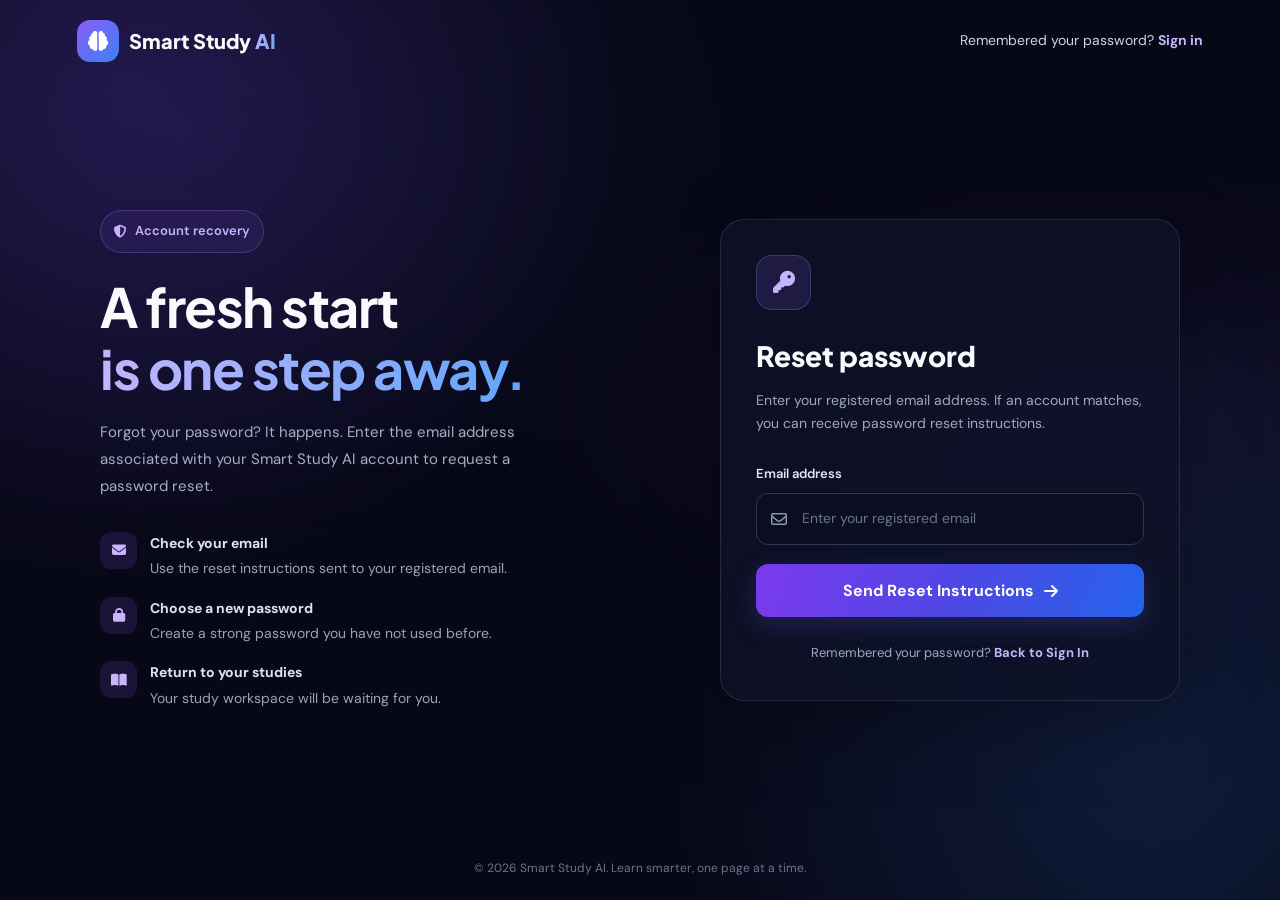
<file: frontend/forgotpassword.html>
<!DOCTYPE html>
<html lang="en">
<head>
  <meta charset="UTF-8">
  <meta name="viewport" content="width=device-width, initial-scale=1.0">
  <meta name="description" content="Reset your Smart Study AI account password.">

  <title>Forgot Password | Smart Study AI</title>

  <link rel="preconnect" href="https://fonts.googleapis.com">
  <link rel="preconnect" href="https://fonts.gstatic.com" crossorigin>
  <link href="https://fonts.googleapis.com/css2?family=DM+Sans:wght@400;500;600;700&family=Plus+Jakarta+Sans:wght@400;500;600;700;800&display=swap" rel="stylesheet">

  <link rel="stylesheet" href="https://cdnjs.cloudflare.com/ajax/libs/font-awesome/6.7.2/css/all.min.css">
  <link rel="stylesheet" href="assets/css/style.css">

  <style>
    * { box-sizing: border-box; }

    body {
      min-height: 100vh;
      margin: 0;
      display: flex;
      flex-direction: column;
      font-family: "DM Sans", sans-serif;
      color: #f8fafc;
      background:
        radial-gradient(circle at 10% 10%, rgba(124,58,237,.18), transparent 35%),
        radial-gradient(circle at 90% 85%, rgba(59,130,246,.16), transparent 35%),
        #070816;
    }

    a { color: inherit; text-decoration: none; }
    button, input { font: inherit; }

    .login-navbar {
      padding: 20px 6%;
      display: flex;
      justify-content: space-between;
      align-items: center;
      gap: 15px;
    }

    .login-logo {
      display: inline-flex;
      align-items: center;
      gap: 10px;
      font-family: "Plus Jakarta Sans", sans-serif;
      font-size: 20px;
      font-weight: 800;
    }

    .login-logo-icon {
      width: 42px;
      height: 42px;
      display: grid;
      place-items: center;
      border-radius: 13px;
      color: white;
      background: linear-gradient(135deg,#8b5cf6,#3b82f6);
    }

    .login-gradient {
      color: #b8a4ff;
      background: linear-gradient(100deg,#c4b5fd,#60a5fa);
      -webkit-background-clip: text;
      background-clip: text;
      -webkit-text-fill-color: transparent;
    }

    .login-nav-link {
      color: #cbd5e1;
      font-size: 14px;
    }

    .login-nav-link strong,
    .login-links a { color: #c4b5fd; }

    .forgot-wrapper {
      width: min(1080px, 90%);
      flex: 1;
      margin: auto;
      padding: 35px 0 55px;
      display: grid;
      grid-template-columns: 1fr 460px;
      align-items: center;
      gap: 70px;
    }

    .forgot-intro {
      animation: fadeUp .7s ease both;
    }

    .forgot-badge {
      display: inline-flex;
      align-items: center;
      gap: 8px;
      padding: 9px 13px;
      margin-bottom: 22px;
      border: 1px solid rgba(167,139,250,.25);
      border-radius: 999px;
      color: #c4b5fd;
      background: rgba(139,92,246,.1);
      font-size: 13px;
      font-weight: 600;
    }

    .forgot-intro h1 {
      margin: 0 0 20px;
      font-family: "Plus Jakarta Sans", sans-serif;
      font-size: clamp(35px,4.5vw,54px);
      line-height: 1.15;
      letter-spacing: -1.5px;
    }

    .forgot-intro > p {
      max-width: 450px;
      color: #a6afc4;
      font-size: 15px;
      line-height: 1.8;
    }

    .forgot-benefits {
      display: grid;
      gap: 17px;
      margin-top: 32px;
    }

    .forgot-benefit {
      display: flex;
      align-items: flex-start;
      gap: 13px;
      color: #dbe4f5;
      font-size: 14px;
      line-height: 1.6;
    }

    .forgot-benefit-icon {
      width: 37px;
      height: 37px;
      flex-shrink: 0;
      display: grid;
      place-items: center;
      border-radius: 11px;
      color: #c4b5fd;
      background: rgba(139,92,246,.14);
    }

    .forgot-benefit strong {
      display: block;
      margin-bottom: 3px;
    }

    .forgot-benefit span { color: #98a4bb; }

    .forgot-card {
      width: 100%;
      padding: 35px;
      border: 1px solid rgba(148,163,184,.18);
      border-radius: 24px;
      background: rgba(15,18,39,.86);
      box-shadow: 0 24px 80px rgba(0,0,0,.28);
      backdrop-filter: blur(20px);
      animation: fadeUp .7s .12s ease both;
    }

    .forgot-card-icon {
      width: 55px;
      height: 55px;
      display: grid;
      place-items: center;
      margin-bottom: 22px;
      border: 1px solid rgba(167,139,250,.25);
      border-radius: 16px;
      color: #c4b5fd;
      background: rgba(139,92,246,.14);
      font-size: 22px;
    }

    .forgot-card-header { margin-bottom: 27px; }

    .forgot-card-header h2 {
      margin: 0 0 9px;
      font-family: "Plus Jakarta Sans", sans-serif;
      font-size: 28px;
      font-weight: 800;
    }

    .forgot-card-header p {
      margin: 0;
      color: #9ca9bf;
      font-size: 14px;
      line-height: 1.7;
    }

    .forgot-form { display: grid; gap: 19px; }

    .forgot-field { display: grid; gap: 8px; }

    .forgot-field label {
      color: #e2e8f0;
      font-size: 13px;
      font-weight: 600;
    }

    .forgot-input-wrap { position: relative; }

    .forgot-input-wrap > i {
      position: absolute;
      top: 50%;
      left: 15px;
      transform: translateY(-50%);
      color: #8b96ad;
      pointer-events: none;
    }

    .forgot-input {
      width: 100%;
      min-height: 50px;
      padding: 13px 15px 13px 45px;
      border: 1px solid #30364d;
      border-radius: 12px;
      outline: none;
      color: #f8fafc;
      background: #0b0e20;
      font-size: 14px;
      transition: border-color .2s, box-shadow .2s;
    }

    .forgot-input::placeholder { color: #69758c; }

    .forgot-input:focus {
      border-color: #8b5cf6;
      box-shadow: 0 0 0 3px rgba(139,92,246,.13);
    }

    .forgot-submit {
      width: 100%;
      min-height: 50px;
      display: flex;
      justify-content: center;
      align-items: center;
      gap: 10px;
      padding: 13px 18px;
      border: 0;
      border-radius: 12px;
      color: white;
      background: linear-gradient(110deg,#7c3aed,#4f46e5,#2563eb);
      box-shadow: 0 8px 25px rgba(99,102,241,.22);
      font-weight: 700;
      cursor: pointer;
      transition: transform .2s, box-shadow .2s;
    }

    .forgot-submit:hover {
      transform: translateY(-2px);
      box-shadow: 0 12px 30px rgba(99,102,241,.32);
    }

    .forgot-submit:disabled {
      opacity: .65;
      cursor: not-allowed;
      transform: none;
    }

    .forgot-message {
      display: none;
      padding: 12px 14px;
      border-radius: 10px;
      font-size: 13px;
      line-height: 1.6;
    }

    .forgot-message.error {
      display: block;
      color: #fecaca;
      border: 1px solid rgba(248,113,113,.25);
      background: rgba(239,68,68,.1);
    }

    .forgot-message.success {
      display: block;
      color: #bbf7d0;
      border: 1px solid rgba(74,222,128,.25);
      background: rgba(34,197,94,.1);
    }

    .forgot-links {
      margin: 24px 0 0;
      color: #9ca9bf;
      font-size: 13px;
      text-align: center;
      line-height: 1.8;
    }

    .forgot-links a {
      color: #c4b5fd;
      font-weight: 700;
    }

    .forgot-links a:hover { color: #93c5fd; }

    .login-footer {
      padding: 0 20px 22px;
      color: #69758c;
      font-size: 12px;
      text-align: center;
    }

    @keyframes fadeUp {
      from { opacity: 0; transform: translateY(18px); }
      to { opacity: 1; transform: translateY(0); }
    }

    @media (max-width: 900px) {
      .forgot-wrapper {
        grid-template-columns: 1fr;
        max-width: 530px;
        gap: 35px;
      }

      .forgot-intro { text-align: center; }

      .forgot-intro > p {
        margin-left: auto;
        margin-right: auto;
      }

      .forgot-benefits {
        max-width: 420px;
        margin: 28px auto 0;
        text-align: left;
      }
    }

    @media (max-width: 520px) {
      .login-navbar { padding: 16px 5%; }

      .login-logo {
        gap: 8px;
        font-size: 16px;
      }

      .login-logo-icon {
        width: 37px;
        height: 37px;
      }

      .login-nav-link { font-size: 12px; }

      .forgot-wrapper {
        width: 92%;
        padding-top: 24px;
        gap: 28px;
      }

      .forgot-intro h1 {
        font-size: 35px;
        letter-spacing: -1px;
      }

      .forgot-intro > p { font-size: 14px; }

      .forgot-card {
        padding: 24px 19px;
        border-radius: 18px;
      }

      .forgot-card-header h2 { font-size: 24px; }

      .forgot-benefit { font-size: 13px; }
    }

    @media (prefers-reduced-motion: reduce) {
      *, *::before, *::after {
        animation-duration: .01ms !important;
        animation-iteration-count: 1 !important;
        transition-duration: .01ms !important;
        scroll-behavior: auto !important;
      }
    }
  </style>
</head>

<body>
  <header class="login-navbar">
    <a href="index.html" class="login-logo" aria-label="Smart Study AI home">
      <span class="login-logo-icon">
        <i class="fa-solid fa-brain" aria-hidden="true"></i>
      </span>
      <span>Smart Study <span class="login-gradient">AI</span></span>
    </a>

    <a href="index.html" class="login-nav-link">
      Remembered your password? <strong>Sign in</strong>
    </a>
  </header>

  <main class="forgot-wrapper">
    <section class="forgot-intro">
      <div class="forgot-badge">
        <i class="fa-solid fa-shield-halved" aria-hidden="true"></i>
        Account recovery
      </div>

      <h1>
        A fresh start<br>
        <span class="login-gradient">is one step away.</span>
      </h1>

      <p>
        Forgot your password? It happens. Enter the email address
        associated with your Smart Study AI account to request a
        password reset.
      </p>

      <div class="forgot-benefits">
        <div class="forgot-benefit">
          <div class="forgot-benefit-icon">
            <i class="fa-solid fa-envelope" aria-hidden="true"></i>
          </div>
          <div>
            <strong>Check your email</strong>
            <span>Use the reset instructions sent to your registered email.</span>
          </div>
        </div>

        <div class="forgot-benefit">
          <div class="forgot-benefit-icon">
            <i class="fa-solid fa-lock" aria-hidden="true"></i>
          </div>
          <div>
            <strong>Choose a new password</strong>
            <span>Create a strong password you have not used before.</span>
          </div>
        </div>

        <div class="forgot-benefit">
          <div class="forgot-benefit-icon">
            <i class="fa-solid fa-book-open" aria-hidden="true"></i>
          </div>
          <div>
            <strong>Return to your studies</strong>
            <span>Your study workspace will be waiting for you.</span>
          </div>
        </div>
      </div>
    </section>

    <section class="forgot-card">
      <div class="forgot-card-icon">
        <i class="fa-solid fa-key" aria-hidden="true"></i>
      </div>

      <div class="forgot-card-header">
        <h2>Reset password</h2>
        <p>
          Enter your registered email address. If an account matches,
          you can receive password reset instructions.
        </p>
      </div>

      <form class="forgot-form" id="forgotPasswordForm" novalidate>
        <div class="forgot-field">
          <label for="resetEmail">Email address</label>
          <div class="forgot-input-wrap">
            <i class="fa-regular fa-envelope" aria-hidden="true"></i>
            <input
              class="forgot-input"
              type="email"
              id="resetEmail"
              name="email"
              placeholder="Enter your registered email"
              autocomplete="email"
              maxlength="254"
              required
            >
          </div>
        </div>

        <div
          class="forgot-message"
          id="forgotMessage"
          role="status"
          aria-live="polite"
        ></div>

        <button class="forgot-submit" type="submit" id="forgotSubmit">
          Send Reset Instructions
          <i class="fa-solid fa-arrow-right" aria-hidden="true"></i>
        </button>
      </form>

      <p class="forgot-links">
        Remembered your password?
        <a href="index.html">Back to Sign In</a>
      </p>
    </section>
  </main>

  <footer class="login-footer">
    &copy; <span id="forgotYear"></span> Smart Study AI.
    Learn smarter, one page at a time.
  </footer>

  
  
<script>
  document.getElementById("forgotYear").textContent =
    new Date().getFullYear();

  const forgotForm = document.getElementById("forgotPasswordForm");
  const forgotEmail = document.getElementById("resetEmail");
  const forgotMessage = document.getElementById("forgotMessage");
  const forgotSubmit = document.getElementById("forgotSubmit");

  
  const FORGOT_PASSWORD_API =
    "https://smartstudy-fa86.onrender.com/api/auth/forgot-password/";

  forgotForm.addEventListener("submit", async (event) => {
    event.preventDefault();

    forgotMessage.textContent = "";
    forgotMessage.className = "forgot-message";

    if (!forgotForm.checkValidity()) {
      forgotForm.reportValidity();
      return;
    }

    const email = forgotEmail.value.trim();

    if (!email) {
      forgotMessage.textContent = "Please enter your email address.";
      forgotMessage.className = "forgot-message error";
      return;
    }

    forgotSubmit.disabled = true;
    forgotSubmit.innerHTML =
      'Please wait... <i class="fa-solid fa-spinner fa-spin" aria-hidden="true"></i>';

    try {
      const response = await fetch(FORGOT_PASSWORD_API, {
        method: "POST",
        headers: {
          "Content-Type": "application/json",
          "Accept": "application/json"
        },
        body: JSON.stringify({
          email: email
        })
      });

      let data = {};

      try {
        data = await response.json();
      } catch {
        data = {};
      }

      if (response.ok) {
        forgotMessage.textContent =
          data.message ||
          "If your email is registered with us, you’ll receive a password reset link shortly. Please check your inbox.";

        forgotMessage.className = "forgot-message success";

        forgotForm.reset();
      } else {
        const errorMessage =
          data.email ||
          data.detail ||
          data.message ||
          "Unable to process your request. Please try again.";

        forgotMessage.textContent = Array.isArray(errorMessage)
          ? errorMessage.join(" ")
          : typeof errorMessage === "string"
            ? errorMessage
            : "Unable to process your request. Please try again.";

        forgotMessage.className = "forgot-message error";
      }
    } catch (error) {
      console.error("Forgot password request failed:", error);

      forgotMessage.textContent =
        "Unable to connect to the server. Please make sure the backend is running and try again.";

      forgotMessage.className = "forgot-message error";
    } finally {
      forgotSubmit.disabled = false;
      forgotSubmit.innerHTML =
        'Send Reset Instructions <i class="fa-solid fa-arrow-right" aria-hidden="true"></i>';
    }
  });
</script>
</body>
</html>
</file>
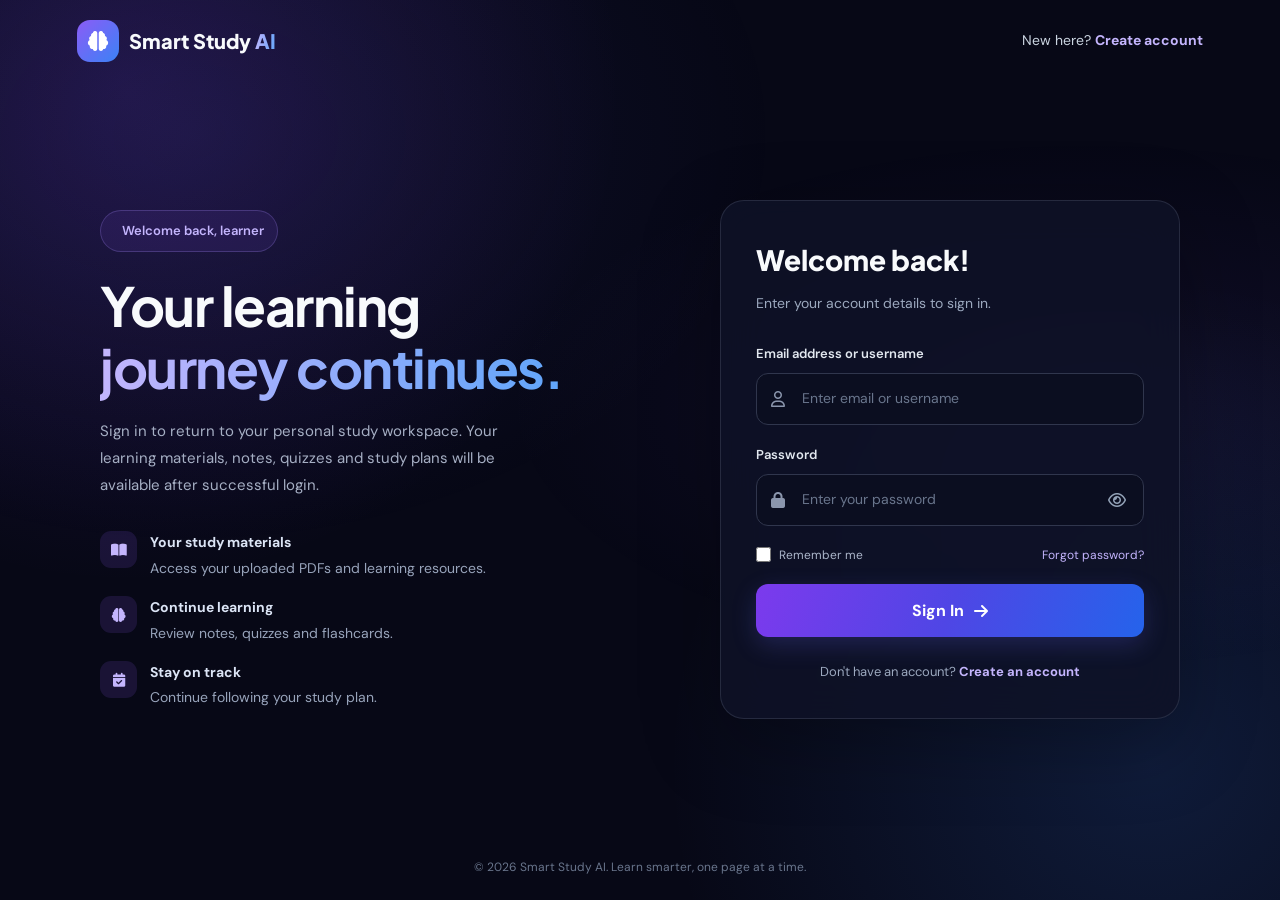
<file: frontend/login.html>
<!DOCTYPE html>
<html lang="en">
<head>
  <meta charset="UTF-8">
  <meta name="viewport" content="width=device-width, initial-scale=1.0">
  <meta name="description" content="Log in to Smart Study AI to access your personal study workspace.">

  <title>Login | Smart Study AI</title>

  <link rel="preconnect" href="https://fonts.googleapis.com">
  <link rel="preconnect" href="https://fonts.gstatic.com" crossorigin>
  <link href="https://fonts.googleapis.com/css2?family=DM+Sans:wght@400;500;600;700&family=Plus+Jakarta+Sans:wght@400;500;600;700;800&display=swap" rel="stylesheet">

  <link rel="stylesheet" href="https://cdnjs.cloudflare.com/ajax/libs/font-awesome/6.7.2/css/all.min.css">
  <link rel="stylesheet" href="assets/css/style.css">

  <style>
    * {
      box-sizing: border-box;
    }

    body {
      min-height: 100vh;
      margin: 0;
      font-family: "DM Sans", sans-serif;
      color: #f8fafc;
      background:
        radial-gradient(circle at 10% 10%, rgba(124, 58, 237, .18), transparent 35%),
        radial-gradient(circle at 90% 85%, rgba(59, 130, 246, .16), transparent 35%),
        #070816;
    }

    a {
      color: inherit;
      text-decoration: none;
    }

    button, input {
      font: inherit;
    }

    .login-navbar {
      padding: 20px 6%;
      display: flex;
      justify-content: space-between;
      align-items: center;
      gap: 15px;
    }

    .login-logo {
      display: inline-flex;
      align-items: center;
      gap: 10px;
      font-family: "Plus Jakarta Sans", sans-serif;
      font-size: 20px;
      font-weight: 800;
    }

    .login-logo-icon {
      width: 42px;
      height: 42px;
      display: grid;
      place-items: center;
      border-radius: 13px;
      color: white;
      background: linear-gradient(135deg, #8b5cf6, #3b82f6);
    }

    .login-gradient {
      color: #b8a4ff;
      background: linear-gradient(100deg, #c4b5fd, #60a5fa);
      -webkit-background-clip: text;
      background-clip: text;
      -webkit-text-fill-color: transparent;
    }

    .login-nav-link {
      color: #cbd5e1;
      font-size: 14px;
    }

    .login-nav-link strong,
    .login-register-link a {
      color: #c4b5fd;
    }

    .login-wrapper {
      min-height: calc(100vh - 125px);
      width: min(1080px, 90%);
      margin: auto;
      padding: 35px 0 55px;
      display: grid;
      grid-template-columns: 1fr 1fr;
      align-items: center;
      gap: 70px;
    }

    .login-intro {
      animation: loginFadeUp .7s ease both;
    }

    .login-badge {
      display: inline-flex;
      align-items: center;
      gap: 8px;
      padding: 9px 13px;
      margin-bottom: 22px;
      border: 1px solid rgba(167, 139, 250, .25);
      border-radius: 999px;
      color: #c4b5fd;
      background: rgba(139, 92, 246, .1);
      font-size: 13px;
      font-weight: 600;
    }

    .login-intro h1 {
      margin: 0 0 20px;
      font-family: "Plus Jakarta Sans", sans-serif;
      font-size: clamp(35px, 4.5vw, 54px);
      line-height: 1.15;
      letter-spacing: -1.5px;
    }

    .login-intro > p {
      max-width: 450px;
      color: #a6afc4;
      font-size: 15px;
      line-height: 1.8;
    }

    .login-benefits {
      display: grid;
      gap: 17px;
      margin-top: 32px;
    }

    .login-benefit {
      display: flex;
      align-items: flex-start;
      gap: 13px;
      color: #dbe4f5;
      font-size: 14px;
      line-height: 1.6;
    }

    .login-benefit-icon {
      width: 37px;
      height: 37px;
      flex-shrink: 0;
      display: grid;
      place-items: center;
      border-radius: 11px;
      color: #c4b5fd;
      background: rgba(139, 92, 246, .14);
    }

    .login-benefit strong {
      display: block;
      margin-bottom: 3px;
    }

    .login-benefit span {
      color: #98a4bb;
    }

    .login-card {
      width: 100%;
      max-width: 460px;
      justify-self: end;
      padding: 35px;
      border: 1px solid rgba(148, 163, 184, .18);
      border-radius: 24px;
      background: rgba(15, 18, 39, .86);
      box-shadow: 0 24px 80px rgba(0, 0, 0, .28);
      backdrop-filter: blur(20px);
      animation: loginFadeUp .7s .12s ease both;
    }

    .login-card-header {
      margin-bottom: 27px;
    }

    .login-card-header h2 {
      margin: 0 0 9px;
      font-family: "Plus Jakarta Sans", sans-serif;
      font-size: 28px;
      font-weight: 800;
    }

    .login-card-header p {
      margin: 0;
      color: #9ca9bf;
      font-size: 14px;
      line-height: 1.7;
    }

    .login-form {
      display: grid;
      gap: 19px;
    }

    .login-field {
      display: grid;
      gap: 8px;
    }

    .login-field label {
      color: #e2e8f0;
      font-size: 13px;
      font-weight: 600;
    }

    .login-input-wrap {
      position: relative;
    }

    .login-input-wrap > i:first-child {
      position: absolute;
      top: 50%;
      left: 15px;
      transform: translateY(-50%);
      color: #8b96ad;
      pointer-events: none;
    }

    .login-input {
      width: 100%;
      min-height: 50px;
      padding: 13px 45px;
      border: 1px solid #30364d;
      border-radius: 12px;
      outline: none;
      color: #f8fafc;
      background: #0b0e20;
      font-size: 14px;
      transition: border-color .2s ease, box-shadow .2s ease;
    }

    .login-input::placeholder {
      color: #69758c;
    }

    .login-input:focus {
      border-color: #8b5cf6;
      box-shadow: 0 0 0 3px rgba(139, 92, 246, .13);
    }

    .login-password-toggle {
      position: absolute;
      top: 50%;
      right: 13px;
      transform: translateY(-50%);
      width: 28px;
      height: 30px;
      display: grid;
      place-items: center;
      padding: 0;
      border: 0;
      color: #94a3b8;
      background: transparent;
      cursor: pointer;
    }

    .login-options {
      display: flex;
      justify-content: space-between;
      align-items: center;
      flex-wrap: wrap;
      gap: 12px;
      font-size: 12px;
    }

    .login-remember {
      display: flex;
      align-items: center;
      gap: 8px;
      color: #aab5c9;
      cursor: pointer;
    }

    .login-remember input {
      width: 15px;
      height: 15px;
      accent-color: #8b5cf6;
    }

    .login-forgot {
      color: #c4b5fd;
    }

    .login-forgot:hover,
    .login-register-link a:hover {
      color: #93c5fd;
    }

    .login-submit {
      width: 100%;
      min-height: 50px;
      display: flex;
      justify-content: center;
      align-items: center;
      gap: 10px;
      padding: 13px 18px;
      border: 0;
      border-radius: 12px;
      color: white;
      background: linear-gradient(110deg, #7c3aed, #4f46e5, #2563eb);
      box-shadow: 0 8px 25px rgba(99, 102, 241, .22);
      font-weight: 700;
      cursor: pointer;
      transition: transform .2s ease, box-shadow .2s ease;
    }

    .login-submit:hover {
      transform: translateY(-2px);
      box-shadow: 0 12px 30px rgba(99, 102, 241, .32);
    }

    .login-submit:disabled {
      opacity: .65;
      cursor: not-allowed;
      transform: none;
    }

    .login-message {
      display: none;
      padding: 12px 14px;
      border-radius: 10px;
      font-size: 13px;
      line-height: 1.6;
    }

    .login-message.error {
      display: block;
      color: #fecaca;
      border: 1px solid rgba(248, 113, 113, .25);
      background: rgba(239, 68, 68, .1);
    }

    .login-message.success {
      display: block;
      color: #bbf7d0;
      border: 1px solid rgba(74, 222, 128, .25);
      background: rgba(34, 197, 94, .1);
    }

    .login-register-link {
      margin: 24px 0 0;
      color: #9ca9bf;
      font-size: 13px;
      text-align: center;
      line-height: 1.7;
    }

    .login-register-link a {
      font-weight: 700;
    }

    .login-footer {
      padding: 0 20px 22px;
      color: #69758c;
      font-size: 12px;
      text-align: center;
    }

    @keyframes loginFadeUp {
      from {
        opacity: 0;
        transform: translateY(18px);
      }
      to {
        opacity: 1;
        transform: translateY(0);
      }
    }

    @media (max-width: 900px) {
      .login-wrapper {
        grid-template-columns: 1fr;
        max-width: 530px;
        gap: 35px;
      }

      .login-intro {
        text-align: center;
      }

      .login-intro > p {
        margin-left: auto;
        margin-right: auto;
      }

      .login-benefits {
        max-width: 420px;
        margin: 28px auto 0;
        text-align: left;
      }

      .login-card {
        justify-self: center;
      }
    }

    @media (max-width: 520px) {
      .login-navbar {
        padding: 16px 5%;
      }

      .login-logo {
        gap: 8px;
        font-size: 16px;
      }

      .login-logo-icon {
        width: 37px;
        height: 37px;
      }

      .login-nav-link {
        font-size: 12px;
      }

      .login-wrapper {
        width: 92%;
        padding-top: 24px;
        gap: 28px;
      }

      .login-intro h1 {
        font-size: 35px;
        letter-spacing: -1px;
      }

      .login-intro > p {
        font-size: 14px;
      }

      .login-card {
        padding: 24px 19px;
        border-radius: 18px;
      }

      .login-card-header h2 {
        font-size: 24px;
      }

      .login-benefit {
        font-size: 13px;
      }
    }

    @media (prefers-reduced-motion: reduce) {
      *,
      *::before,
      *::after {
        animation-duration: .01ms !important;
        animation-iteration-count: 1 !important;
        transition-duration: .01ms !important;
        scroll-behavior: auto !important;
      }
    }
  </style>
</head>

<body>

  <!-- Navbar -->
  <header class="login-navbar">
    <a href="index.html" class="login-logo" aria-label="Smart Study AI home">
      <span class="login-logo-icon">
        <i class="fa-solid fa-brain" aria-hidden="true"></i>
      </span>
      <span>Smart Study <span class="login-gradient">AI</span></span>
    </a>

    <a href="register.html" class="login-nav-link">
      New here? <strong>Create account</strong>
    </a>
  </header>

  <main class="login-wrapper">

    <!-- Introduction -->
    <section class="login-intro">
      <div class="login-badge">
        <i class="fa-solid fa-sparkles" aria-hidden="true"></i>
        Welcome back, learner
      </div>

      <h1>
        Your learning<br>
        <span class="login-gradient">journey continues.</span>
      </h1>

      <p>
        Sign in to return to your personal study workspace.
        Your learning materials, notes, quizzes and study plans
        will be available after successful login.
      </p>

      <div class="login-benefits">

        <div class="login-benefit">
          <div class="login-benefit-icon">
            <i class="fa-solid fa-book-open" aria-hidden="true"></i>
          </div>
          <div>
            <strong>Your study materials</strong>
            <span>Access your uploaded PDFs and learning resources.</span>
          </div>
        </div>

        <div class="login-benefit">
          <div class="login-benefit-icon">
            <i class="fa-solid fa-brain" aria-hidden="true"></i>
          </div>
          <div>
            <strong>Continue learning</strong>
            <span>Review notes, quizzes and flashcards.</span>
          </div>
        </div>

        <div class="login-benefit">
          <div class="login-benefit-icon">
            <i class="fa-solid fa-calendar-check" aria-hidden="true"></i>
          </div>
          <div>
            <strong>Stay on track</strong>
            <span>Continue following your study plan.</span>
          </div>
        </div>

      </div>
    </section>

    <!-- Login form -->
    <section class="login-card">
      <div class="login-card-header">
        <h2>Welcome back!</h2>
        <p>Enter your account details to sign in.</p>
      </div>

      <form class="login-form" id="loginForm" novalidate>

        <div class="login-field">
          <label for="loginEmail">Email address or username</label>
          <div class="login-input-wrap">
            <i class="fa-regular fa-user" aria-hidden="true"></i>
            <input
              class="login-input"
              type="text"
              id="loginEmail"
              name="username"
              placeholder="Enter email or username"
              autocomplete="username"
              required
            >
          </div>
        </div>

        <div class="login-field">
          <label for="loginPassword">Password</label>
          <div class="login-input-wrap">
            <i class="fa-solid fa-lock" aria-hidden="true"></i>
            <input
              class="login-input"
              type="password"
              id="loginPassword"
              name="password"
              placeholder="Enter your password"
              autocomplete="current-password"
              required
            >
            <button
              class="login-password-toggle"
              type="button"
              id="toggleLoginPassword"
              aria-label="Show password"
              aria-pressed="false"
            >
              <i class="fa-regular fa-eye" aria-hidden="true"></i>
            </button>
          </div>
        </div>

        <div class="login-options">
          <label class="login-remember" for="rememberMe">
            <input type="checkbox" id="rememberMe" name="remember_me">
            Remember me
          </label>

          <a class="login-forgot" href="forgotpassword.html">
            Forgot password?
          </a>
        </div>

        <div
          class="login-message"
          id="loginMessage"
          role="status"
          aria-live="polite"
        ></div>

        <button class="login-submit" type="submit" id="loginSubmit">
          Sign In
          <i class="fa-solid fa-arrow-right" aria-hidden="true"></i>
        </button>

      </form>

      <p class="login-register-link">
        Don't have an account?
        <a href="register.html">Create an account</a>
      </p>
    </section>

  </main>

  <footer class="login-footer">
    &copy; <span id="loginYear"></span> Smart Study AI.
    Learn smarter, one page at a time.
  </footer>

  <script>
    // Current year
    document.getElementById("loginYear").textContent =
      new Date().getFullYear();

    // Show / hide password
    const passwordInput = document.getElementById("loginPassword");
    const togglePasswordButton =
      document.getElementById("toggleLoginPassword");

    togglePasswordButton.addEventListener("click", () => {
      const showPassword = passwordInput.type === "password";

      passwordInput.type = showPassword ? "text" : "password";
      togglePasswordButton.setAttribute(
        "aria-pressed",
        String(showPassword)
      );
      togglePasswordButton.setAttribute(
        "aria-label",
        showPassword ? "Hide password" : "Show password"
      );

      const icon = togglePasswordButton.querySelector("i");

      icon.classList.toggle("fa-eye", !showPassword);
      icon.classList.toggle("fa-eye-slash", showPassword);
    });

    // Frontend validation only.
    // Actual authentication will be connected to Django next.
    
const loginForm = document.getElementById("loginForm");
const loginMessage = document.getElementById("loginMessage");
const loginSubmit = document.getElementById("loginSubmit");

const API_BASE_URL = "https://smartstudy-fa86.onrender.com/api";

loginForm.addEventListener("submit", async (event) => {
  event.preventDefault();

  loginMessage.textContent = "";
  loginMessage.className = "login-message";

  if (!loginForm.checkValidity()) {
    loginForm.reportValidity();
    return;
  }

  const username = document.getElementById("loginEmail").value.trim();
  console.log("Login value:", username);
  const password = document.getElementById("loginPassword").value;

  loginSubmit.disabled = true;
  loginSubmit.textContent = "Signing in...";

  try {
    const response = await fetch(
      `${API_BASE_URL}/auth/login/`,
      {
        method: "POST",
        headers: {
          "Content-Type": "application/json"
        },
        body: JSON.stringify({ username, password })
      }
    );

    const data = await response.json();
   console.log("Login response:", data);
    if (!response.ok) {
      throw new Error(
        data.detail || data.username?.[0] ||
        "Login failed. Check your username and password."
      );
    }

    if (!data.access || !data.refresh) {
      throw new Error("Login response did not contain both tokens.");
    }

    
  
localStorage.setItem("access_token", data.access);
localStorage.setItem("refresh_token", data.refresh);

try {
  const profileResponse = await fetch(
    `${API_BASE_URL}/auth/profile/`,
    {
      method: "GET",
      headers: {
        "Authorization": `Bearer ${data.access}`,
        "Content-Type": "application/json"
      }
    }
  );

  if (!profileResponse.ok) {
    throw new Error("Could not load user profile after login.");
  }

  const profile = await profileResponse.json();

  const userId = profile.id ?? profile.user_id ?? profile.pk;

  if (userId == null) {
    throw new Error("User ID was not returned by the profile API.");
  }

  localStorage.setItem("user_id", String(userId));

} catch (profileError) {
  console.error("Profile loading error:", profileError);
  throw profileError;
}

loginMessage.textContent = "Login successful! Redirecting...";
loginMessage.className = "login-message success";

window.location.href = "dashboard.html";


  } catch (error) {
    loginMessage.textContent =
      error.message === "Failed to fetch"
        ? "Cannot connect to Django. Check that the backend server is running."
        : error.message;

    loginMessage.className = "login-message error";

  } finally {
    loginSubmit.disabled = false;
    loginSubmit.textContent = "Sign In";
  }
});

  </script>

</body>
</html>
</file>
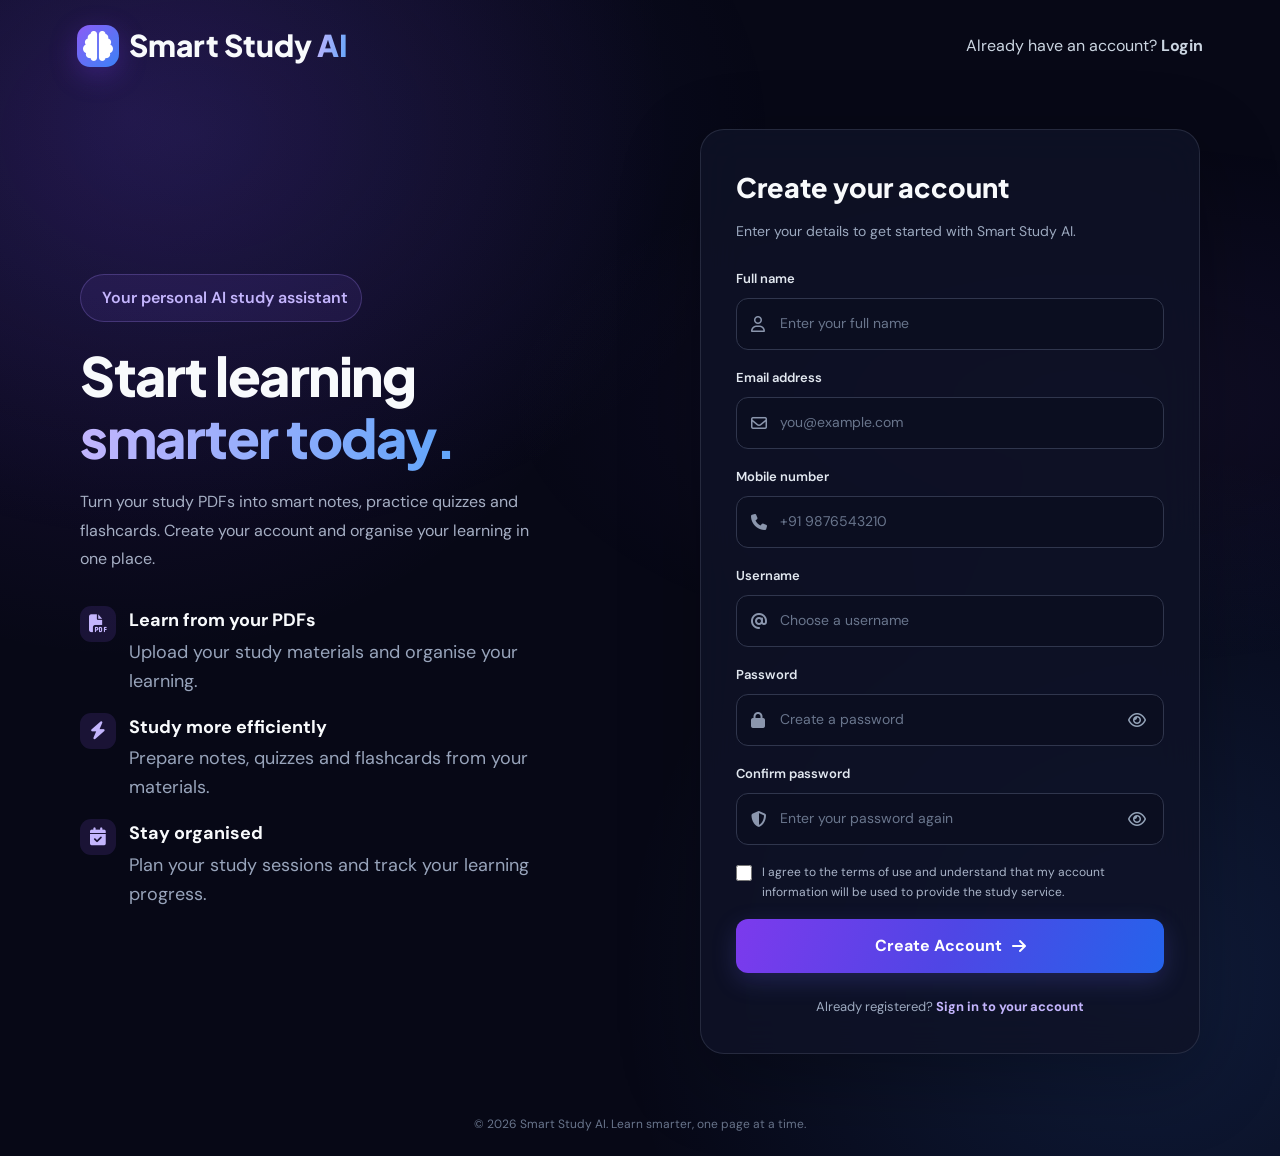
<file: frontend/register.html>
<!DOCTYPE html>
<html lang="en">
<head>
  <meta charset="UTF-8">
  <meta name="viewport" content="width=device-width, initial-scale=1.0">

  <meta
    name="description"
    content="Create your Smart Study AI student account and start learning smarter."
  >

  <title>Create Account | Smart Study AI</title>

  <!-- Google Fonts -->
  <link rel="preconnect" href="https://fonts.googleapis.com">
  <link rel="preconnect" href="https://fonts.gstatic.com" crossorigin>

  <link
    href="https://fonts.googleapis.com/css2?family=DM+Sans:wght@400;500;600;700&family=Plus+Jakarta+Sans:wght@400;500;600;700;800&display=swap"
    rel="stylesheet"
  >

  <!-- Font Awesome -->
  <link
    rel="stylesheet"
    href="https://cdnjs.cloudflare.com/ajax/libs/font-awesome/6.7.2/css/all.min.css"
  >

  <!-- Main stylesheet -->
  <link rel="stylesheet" href="assets/css/style.css">

  <!-- Register page styles -->
  <style>
    * {
      box-sizing: border-box;
    }

    body {
      min-height: 100vh;
      margin: 0;
      font-family: "DM Sans", sans-serif;
      color: #f8fafc;
      background:
        radial-gradient(
          circle at 10% 10%,
          rgba(124, 58, 237, 0.18),
          transparent 35%
        ),
        radial-gradient(
          circle at 90% 85%,
          rgba(59, 130, 246, 0.16),
          transparent 35%
        ),
        #070816;
    }

    a {
      color: inherit;
      text-decoration: none;
    }

    button,
    input {
      font: inherit;
    }

    .register-navbar {
      width: 100%;
      padding: 20px 6%;
      display: flex;
      justify-content: space-between;
      align-items: center;
      gap: 16px;
    }

    .register-logo {
      display: inline-flex;
      align-items: center;
      gap: 10px;
      font-family: "Plus Jakarta Sans", sans-serif;
      font-size: 30px;
      font-weight: 800;
    }

    .register-logo-icon {
      width: 42px;
      height: 42px;
      display: grid;
      place-items: center;
      border-radius: 13px;
      color: white;
      background: linear-gradient(135deg, #8b5cf6, #3b82f6);
      box-shadow: 0 8px 28px rgba(124, 58, 237, 0.3);
    }

    .register-nav-link {
      color: #cbd5e1;
      font-size: 16px;
      transition: color 0.2s ease;
    }

    .register-nav-link:hover {
      color: #a78bfa;
    }

    .register-wrapper {
      min-height: calc(100vh - 82px);
      display: grid;
      grid-template-columns: 0.9fr 1.1fr;
      align-items: center;
      gap: 65px;
      width: min(1120px, 90%);
      margin: 0 auto;
      padding: 38px 0 60px;
    }

    .register-intro {
      animation: registerFadeUp 0.7s ease both;
    }

    .register-badge {
      display: inline-flex;
      align-items: center;
      gap: 8px;
      padding: 9px 13px;
      margin-bottom: 22px;
      border: 1px solid rgba(167, 139, 250, 0.25);
      border-radius: 999px;
      background: rgba(139, 92, 246, 0.1);
      color: #c4b5fd;
      font-size: 16px;
      font-weight: 600;
    }

    .register-intro h1 {
      margin: 0 0 20px;
      font-family: "Plus Jakarta Sans", sans-serif;
      font-size: clamp(34px, 4.5vw, 54px);
      font-weight: 800;
      line-height: 1.15;
      letter-spacing: -1.5px;
    }

    .register-gradient-text {
      background: linear-gradient(100deg, #c4b5fd, #60a5fa);
      -webkit-background-clip: text;
      background-clip: text;
      color: transparent;
    }

    .register-intro > p {
      max-width: 460px;
      color: #a6afc4;
      font-size: 16px;
      line-height: 1.8;
    }

    .register-benefits {
      display: grid;
      gap: 17px;
      margin-top: 32px;
    }

    .register-benefit {
      display: flex;
      align-items: flex-start;
      gap: 13px;
      color: #dbe4f5;
      font-size: 18px;
      line-height: 1.6;
    }

    .register-benefit-icon {
      width: 36px;
      height: 36px;
      flex-shrink: 0;
      display: grid;
      place-items: center;
      border-radius: 11px;
      color: #c4b5fd;
      background: rgba(139, 92, 246, 0.14);
    }

    .register-benefit strong {
      display: block;
      margin-bottom: 3px;
      color: #f8fafc;
    }

    .register-benefit span {
      color: #98a4bb;
    }

    .register-card {
      width: 100%;
      max-width: 500px;
      justify-self: end;
      padding: 35px;
      border: 1px solid rgba(148, 163, 184, 0.18);
      border-radius: 24px;
      background: rgba(15, 18, 39, 0.84);
      box-shadow: 0 24px 80px rgba(0, 0, 0, 0.28);
      backdrop-filter: blur(20px);
      animation: registerFadeUp 0.7s 0.12s ease both;
    }

    .register-card-header {
      margin-bottom: 26px;
    }

    .register-card-header h2 {
      margin: 0 0 9px;
      font-family: "Plus Jakarta Sans", sans-serif;
      font-size: 27px;
      font-weight: 800;
    }

    .register-card-header p {
      margin: 0;
      color: #9ca9bf;
      font-size: 14px;
      line-height: 1.6;
    }

    .register-form {
      display: grid;
      gap: 17px;
    }

    .register-field {
      display: grid;
      gap: 8px;
    }

    .register-field label {
      color: #e2e8f0;
      font-size: 13px;
      font-weight: 600;
    }

    .register-input-wrap {
      position: relative;
    }

    .register-input-wrap > i:first-child {
      position: absolute;
      top: 50%;
      left: 15px;
      transform: translateY(-50%);
      color: #8b96ad;
      pointer-events: none;
    }

    .register-input {
      width: 100%;
      min-height: 49px;
      padding: 13px 44px 13px 43px;
      border: 1px solid #30364d;
      border-radius: 12px;
      outline: none;
      color: #f8fafc;
      background: #0b0e20;
      font-size: 14px;
      transition:
        border-color 0.2s ease,
        box-shadow 0.2s ease;
    }

    .register-input::placeholder {
      color: #69758c;
    }

    .register-input:focus {
      border-color: #8b5cf6;
      box-shadow: 0 0 0 3px rgba(139, 92, 246, 0.13);
    }

    .register-input:focus-visible {
      outline: 2px solid transparent;
    }

    .register-password-toggle {
      position: absolute;
      top: 50%;
      right: 13px;
      transform: translateY(-50%);
      display: grid;
      place-items: center;
      width: 28px;
      height: 30px;
      padding: 0;
      border: 0;
      color: #94a3b8;
      background: transparent;
      cursor: pointer;
    }

    .register-password-toggle:hover {
      color: #c4b5fd;
    }

    .register-terms {
      display: flex;
      align-items: flex-start;
      gap: 10px;
      color: #aab5c9;
      font-size: 12px;
      line-height: 1.7;
    }

    .register-terms input {
      width: 16px;
      height: 16px;
      margin-top: 3px;
      accent-color: #8b5cf6;
      flex-shrink: 0;
      cursor: pointer;
    }

    .register-terms a {
      color: #c4b5fd;
      text-decoration: underline;
      text-underline-offset: 3px;
    }

    .register-submit {
      min-height: 50px;
      width: 100%;
      display: flex;
      justify-content: center;
      align-items: center;
      gap: 10px;
      padding: 13px 18px;
      border: 0;
      border-radius: 12px;
      color: white;
      background: linear-gradient(110deg, #7c3aed, #4f46e5, #2563eb);
      box-shadow: 0 8px 25px rgba(99, 102, 241, 0.22);
      font-weight: 700;
      cursor: pointer;
      transition:
        transform 0.2s ease,
        box-shadow 0.2s ease;
    }

    .register-submit:hover {
      transform: translateY(-2px);
      box-shadow: 0 12px 30px rgba(99, 102, 241, 0.32);
    }

    .register-submit:disabled {
      opacity: 0.65;
      cursor: not-allowed;
      transform: none;
    }

    .register-message {
      display: none;
      padding: 12px 14px;
      border-radius: 10px;
      font-size: 13px;
      line-height: 1.6;
    }

    .register-message.error {
      display: block;
      color: #fecaca;
      border: 1px solid rgba(248, 113, 113, 0.25);
      background: rgba(239, 68, 68, 0.1);
    }

    .register-message.success {
      display: block;
      color: #bbf7d0;
      border: 1px solid rgba(74, 222, 128, 0.25);
      background: rgba(34, 197, 94, 0.1);
    }

    .register-login-link {
      margin: 23px 0 0;
      color: #9ca9bf;
      font-size: 13px;
      text-align: center;
      line-height: 1.7;
    }

    .register-login-link a {
      color: #c4b5fd;
      font-weight: 700;
    }

    .register-login-link a:hover {
      color: #93c5fd;
    }

    .register-footer {
      padding: 0 20px 22px;
      color: #69758c;
      font-size: 12px;
      text-align: center;
    }

    @keyframes registerFadeUp {
      from {
        opacity: 0;
        transform: translateY(18px);
      }

      to {
        opacity: 1;
        transform: translateY(0);
      }
    }

    @media (max-width: 900px) {
      .register-wrapper {
        grid-template-columns: 1fr;
        max-width: 540px;
        gap: 35px;
        padding-top: 28px;
      }

      .register-intro {
        text-align: center;
      }

      .register-intro > p {
        margin-left: auto;
        margin-right: auto;
      }

      .register-benefits {
        max-width: 420px;
        margin: 28px auto 0;
        text-align: left;
      }

      .register-card {
        justify-self: center;
      }
    }

    @media (max-width: 520px) {
      .register-navbar {
        padding: 16px 5%;
      }

      .register-logo {
        gap: 8px;
        font-size: 17px;
      }

      .register-logo-icon {
        width: 37px;
        height: 37px;
      }

      .register-wrapper {
        width: 92%;
        padding-top: 24px;
        gap: 28px;
      }

      .register-intro h1 {
        font-size: 35px;
        letter-spacing: -1px;
      }

      .register-intro > p {
        font-size: 14px;
      }

      .register-card {
        padding: 24px 19px;
        border-radius: 18px;
      }

      .register-card-header h2 {
        font-size: 24px;
      }

      .register-benefit {
        font-size: 13px;
      }
    }

    @media (prefers-reduced-motion: reduce) {
      *,
      *::before,
      *::after {
        animation-duration: 0.01ms !important;
        animation-iteration-count: 1 !important;
        transition-duration: 0.01ms !important;
        scroll-behavior: auto !important;
      }
    }
  </style>
</head>

<body>

  <!-- Navbar -->
  <header class="register-navbar">
    <a href="index.html" class="register-logo" aria-label="Smart Study AI home">
      <span class="register-logo-icon">
        <i class="fa-solid fa-brain" aria-hidden="true"></i>
      </span>
      <span>Smart Study <span class="register-gradient-text">AI</span></span>
    </a>

    <a href="login.html" class="register-nav-link">
      Already have an account? <strong>Login</strong>
    </a>
  </header>

  <main class="register-wrapper">

    <!-- Left introduction -->
    <section class="register-intro">
      <div class="register-badge">
        <i class="fa-solid fa-sparkles" aria-hidden="true"></i>
        Your personal AI study assistant
      </div>

      <h1>
        Start learning<br>
        <span class="register-gradient-text">smarter today.</span>
      </h1>

      <p>
        Turn your study PDFs into smart notes, practice quizzes and
        flashcards. Create your account and organise your learning
        in one place.
      </p>

      <div class="register-benefits">

        <div class="register-benefit">
          <div class="register-benefit-icon">
            <i class="fa-solid fa-file-pdf" aria-hidden="true"></i>
          </div>
          <div>
            <strong>Learn from your PDFs</strong>
            <span>Upload your study materials and organise your learning.</span>
          </div>
        </div>

        <div class="register-benefit">
          <div class="register-benefit-icon">
            <i class="fa-solid fa-bolt" aria-hidden="true"></i>
          </div>
          <div>
            <strong>Study more efficiently</strong>
            <span>Prepare notes, quizzes and flashcards from your materials.</span>
          </div>
        </div>

        <div class="register-benefit">
          <div class="register-benefit-icon">
            <i class="fa-solid fa-calendar-check" aria-hidden="true"></i>
          </div>
          <div>
            <strong>Stay organised</strong>
            <span>Plan your study sessions and track your learning progress.</span>
          </div>
        </div>

      </div>
    </section>

    <!-- Registration form -->
    <section class="register-card">
      <div class="register-card-header">
        <h2>Create your account</h2>
        <p>Enter your details to get started with Smart Study AI.</p>
      </div>

      <form class="register-form" id="registerForm" novalidate>

        <div class="register-field">
          <label for="fullName">Full name</label>
          <div class="register-input-wrap">
            <i class="fa-regular fa-user" aria-hidden="true"></i>
            <input
              class="register-input"
              type="text"
              id="fullName"
              name="full_name"
              placeholder="Enter your full name"
              autocomplete="name"
              minlength="2"
              maxlength="100"
              required
            >
          </div>
        </div>

        <div class="register-field">
          <label for="email">Email address</label>
          <div class="register-input-wrap">
            <i class="fa-regular fa-envelope" aria-hidden="true"></i>
            <input
              class="register-input"
              type="email"
              id="email"
              name="email"
              placeholder="you@example.com"
              autocomplete="email"
              maxlength="254"
              required
            >
          </div>
        </div>
        
<div class="register-field">
  <label for="phoneNumber">Mobile number</label>
  <div class="register-input-wrap">
    <i class="fa-solid fa-phone" aria-hidden="true"></i>
    <input
      class="register-input"
      type="tel"
      id="phoneNumber"
      name="phone_number"
      placeholder="+91 9876543210"
      autocomplete="tel"
      minlength="10"
      maxlength="20"
      required
    >
  </div>
</div>

        <div class="register-field">
          <label for="username">Username</label>
          <div class="register-input-wrap">
            <i class="fa-solid fa-at" aria-hidden="true"></i>
            <input
              class="register-input"
              type="text"
              id="username"
              name="username"
              placeholder="Choose a username"
              autocomplete="username"
              minlength="3"
              maxlength="30"
              pattern="[A-Za-z0-9_]+"
              title="Use letters, numbers and underscores only."
              required
            >
          </div>
        </div>

        <div class="register-field">
          <label for="password">Password</label>
          <div class="register-input-wrap">
            <i class="fa-solid fa-lock" aria-hidden="true"></i>
            <input
              class="register-input"
              type="password"
              id="password"
              name="password"
              placeholder="Create a password"
              autocomplete="new-password"
              minlength="8"
              maxlength="128"
              required
            >
            <button
              class="register-password-toggle"
              type="button"
              data-password-target="password"
              aria-label="Show password"
              aria-pressed="false"
            >
              <i class="fa-regular fa-eye" aria-hidden="true"></i>
            </button>
          </div>
        </div>

        <div class="register-field">
          <label for="confirmPassword">Confirm password</label>
          <div class="register-input-wrap">
            <i class="fa-solid fa-shield-halved" aria-hidden="true"></i>
            <input
              class="register-input"
              type="password"
              id="confirmPassword"
              name="confirm_password"
              placeholder="Enter your password again"
              autocomplete="new-password"
              minlength="8"
              maxlength="128"
              required
            >
            <button
              class="register-password-toggle"
              type="button"
              data-password-target="confirmPassword"
              aria-label="Show confirm password"
              aria-pressed="false"
            >
              <i class="fa-regular fa-eye" aria-hidden="true"></i>
            </button>
          </div>
        </div>

        <label class="register-terms" for="agreeTerms">
          <input type="checkbox" id="agreeTerms" name="agree_terms" required>
          <span>
            I agree to the terms of use and understand that my account
            information will be used to provide the study service.
          </span>
        </label>

        <div
          id="registerMessage"
          class="register-message"
          role="status"
          aria-live="polite"
        ></div>

        <button class="register-submit" type="submit" id="registerSubmit">
          Create Account
          <i class="fa-solid fa-arrow-right" aria-hidden="true"></i>
        </button>

      </form>
      
<div id="verificationSection" style="display: none;">
  <div class="register-card-header">
    <h2>Verify your account</h2>
    <p>
     Email OTP sent to your inbox and phone OTP sent to your mobile.</p>
  </div>

  <form class="register-form" id="verificationForm" novalidate>
    <div class="register-field">
      <label for="emailOtp">Email OTP</label>
      <div class="register-input-wrap">
        <i class="fa-solid fa-envelope" aria-hidden="true"></i>
        <input
          class="register-input"
          type="text"
          id="emailOtp"
          inputmode="numeric"
          pattern="[0-9]{6}"
          minlength="6"
          maxlength="6"
          placeholder="Enter 6-digit email OTP"
          autocomplete="one-time-code"
          required
        >
      </div>
    </div>

    <div class="register-field">
      <label for="phoneOtp">Phone OTP</label>
      <div class="register-input-wrap">
        <i class="fa-solid fa-mobile-screen" aria-hidden="true"></i>
        <input
          class="register-input"
          type="text"
          id="phoneOtp"
          inputmode="numeric"
          pattern="[0-9]{6}"
          minlength="6"
          maxlength="6"
          placeholder="Enter 6-digit phone OTP"
          required
        >
      </div>
    </div>

    <div
      id="verificationMessage"
      class="register-message"
      role="status"
      aria-live="polite"
    ></div>

    <button
      class="register-submit"
      type="submit"
      id="verifySubmit"
    >
      Verify Account
      <i class="fa-solid fa-shield-check" aria-hidden="true"></i>
    </button>
  </form>
</div>


      <p class="register-login-link">
        Already registered?
        <a href="login.html">Sign in to your account</a>
      </p>
    </section>

  </main>

  <footer class="register-footer">
    &copy; <span id="registerYear"></span> Smart Study AI.
    Learn smarter, one page at a time.
  </footer>

  <script>
    
    

  // Set current year
  document.getElementById("registerYear").textContent =
    new Date().getFullYear();

  // Show / hide password
  document.querySelectorAll("[data-password-target]").forEach((button) => {
    button.addEventListener("click", () => {
      const input = document.getElementById(
        button.dataset.passwordTarget
      );

      if (!input) return;

      const showPassword = input.type === "password";
      input.type = showPassword ? "text" : "password";

      button.setAttribute("aria-pressed", String(showPassword));
      button.setAttribute(
        "aria-label",
        showPassword ? "Hide password" : "Show password"
      );

      const icon = button.querySelector("i");

      if (icon) {
        icon.classList.toggle("fa-eye", !showPassword);
        icon.classList.toggle("fa-eye-slash", showPassword);
      }
    });
  });

  // Registration elements
  const registerForm = document.getElementById("registerForm");
  const registerMessage = document.getElementById("registerMessage");
  const passwordInput = document.getElementById("password");
  const confirmPasswordInput =
    document.getElementById("confirmPassword");
  const registerSubmit = document.getElementById("registerSubmit");

  // OTP verification elements
  const verificationSection =
    document.getElementById("verificationSection");
  const verificationForm =
    document.getElementById("verificationForm");
  const verificationMessage =
    document.getElementById("verificationMessage");
  const verifySubmit = document.getElementById("verifySubmit");

  const API_BASE_URL = "https://smartstudy-fa86.onrender.com/api";

  let pendingVerificationEmail = "";

  // Display success/error messages
  function showMessage(element, message, type) {
    element.textContent = message;
    element.className = "register-message " + type;
  }

  // Register account and request OTPs
  registerForm.addEventListener("submit", async (event) => {
    event.preventDefault();

    registerMessage.textContent = "";
    registerMessage.className = "register-message";

    if (!registerForm.checkValidity()) {
      registerForm.reportValidity();
      return;
    }

    const fullName =
      document.getElementById("fullName").value.trim();
    const email =
      document.getElementById("email").value.trim().toLowerCase();
    const username =
      document.getElementById("username").value.trim();
    const phoneNumber =
      document.getElementById("phoneNumber").value.trim();
    const password = passwordInput.value;
    const password2 = confirmPasswordInput.value;

    if (password.length < 8) {
      showMessage(
        registerMessage,
        "Password must contain at least 8 characters.",
        "error"
      );
      return;
    }

    if (password !== password2) {
      showMessage(
        registerMessage,
        "Passwords do not match.",
        "error"
      );
      return;
    }

    if (!document.getElementById("agreeTerms").checked) {
      showMessage(
        registerMessage,
        "Please agree to the terms of use.",
        "error"
      );
      return;
    }

    const nameParts = fullName.split(/\s+/);
    const firstName = nameParts.shift() || "";
    const lastName = nameParts.join(" ");

    registerSubmit.disabled = true;

    try {
      const response = await fetch(
        `${API_BASE_URL}/auth/register/`,
        {
          method: "POST",
          headers: {
            "Content-Type": "application/json"
          },
          body: JSON.stringify({
            username: username,
            email: email,
            phone_number: phoneNumber,
            password: password,
            password2: password2,
            first_name: firstName,
            last_name: lastName
          })
        }
      );

      
      const contentType = response.headers.get("content-type") || "";

      const data = contentType.includes("application/json")
  ? await response.json()
  : {
      message: `Server returned an unexpected response (${response.status}). Check the Django terminal.`
    };


      if (!response.ok) {
        const errors = Object.entries(data)
          .map(([field, messages]) => {
            const detail = Array.isArray(messages)
              ? messages.join(" ")
              : typeof messages === "string"
                ? messages
                : JSON.stringify(messages);

            return `${field}: ${detail}`;
          })
          .join(" ");

        throw new Error(
          errors || "Registration failed. Please try again."
        );
      }

      pendingVerificationEmail = email;

      registerForm.style.display = "none";
      verificationSection.style.display = "block";

      showMessage(
        verificationMessage,
        "Registration started. Check your email inbox and mobile phone for OTPs." ,
        "success"
      );

    } catch (error) {
      showMessage(
        registerMessage,
        error.message || "Registration failed. Please try again.",
        "error"
      );
    } finally {
      registerSubmit.disabled = false;
    }
  });

  // Verify email OTP and Twilio SMS OTP
  verificationForm.addEventListener("submit", async (event) => {
    event.preventDefault();

    verificationMessage.textContent = "";
    verificationMessage.className = "register-message";

    if (!verificationForm.checkValidity()) {
      verificationForm.reportValidity();
      return;
    }

    if (!pendingVerificationEmail) {
      showMessage(
        verificationMessage,
        "Please register first to request verification OTPs.",
        "error"
      );
      return;
    }

    const emailOtp =
      document.getElementById("emailOtp").value.trim();
    const phoneOtp =
      document.getElementById("phoneOtp").value.trim();

    if (!/^\d{6}$/.test(emailOtp) ||
        !/^\d{6}$/.test(phoneOtp)) {
      showMessage(
        verificationMessage,
        "Both OTPs must contain exactly 6 digits.",
        "error"
      );
      return;
    }

    verifySubmit.disabled = true;

    try {
      const response = await fetch(
        `${API_BASE_URL}/auth/verify-registration/`,
        {
          method: "POST",
          headers: {
            "Content-Type": "application/json"
          },
          body: JSON.stringify({
            email: pendingVerificationEmail,
            email_otp: emailOtp,
            phone_otp: phoneOtp
          })
        }
      );

      const data = await response.json();

      if (!response.ok || data.verified !== true) {
        const details = data.errors
          ? Object.values(data.errors).join(" ")
          : data.message ||
            "Verification failed. Please check your OTPs.";

        throw new Error(details);
      }

      showMessage(
        verificationMessage,
        "Email and phone verification successful! Redirecting to login...",
        "success"
      );

      verificationForm.reset();

      setTimeout(() => {
        window.location.href = "login.html";
      }, 1500);

    } catch (error) {
      showMessage(
        verificationMessage,
        error.message || "Verification failed. Please try again.",
        "error"
      );
    } finally {
      verifySubmit.disabled = false;
    }
  });
</script>
</body>
</html>
</file>
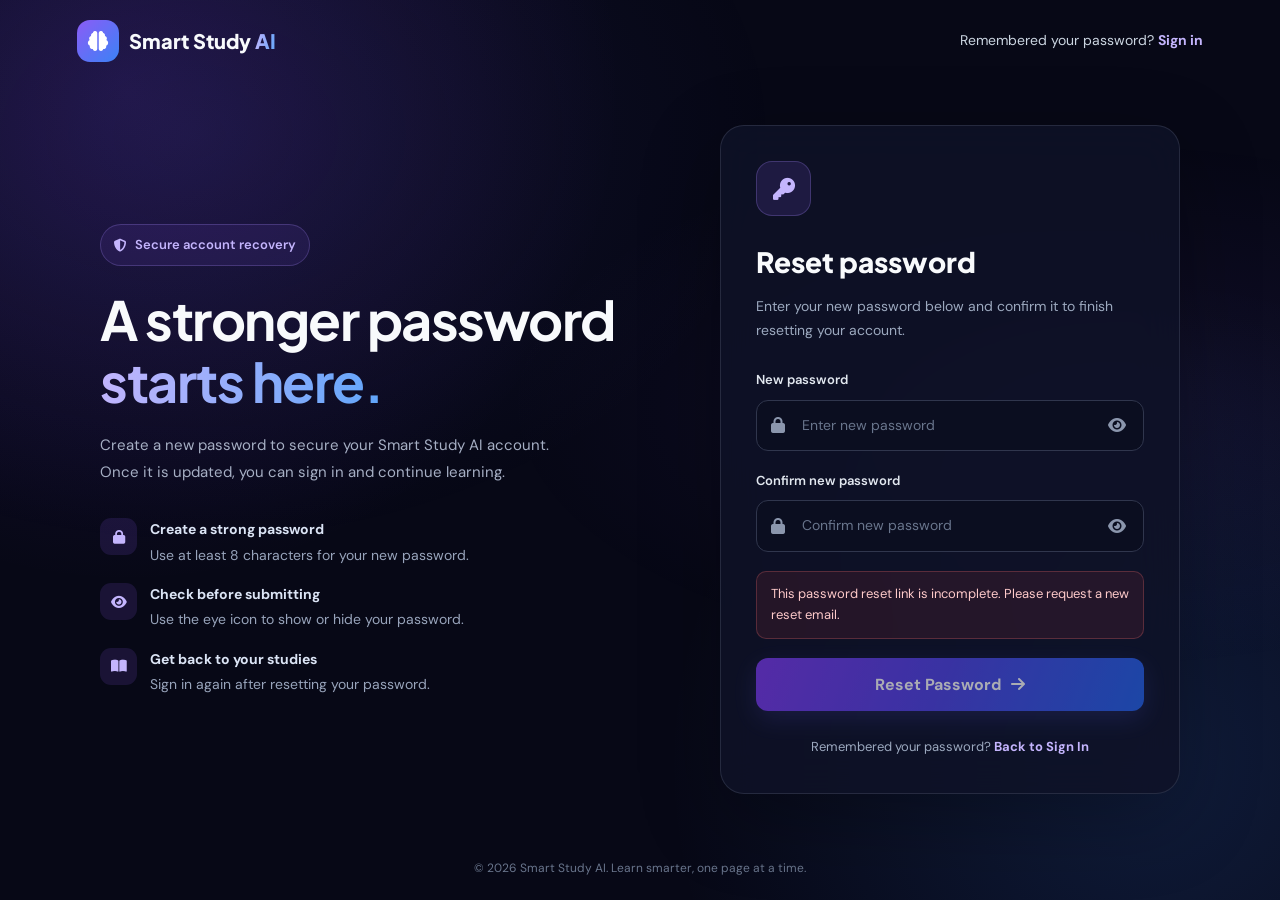
<file: frontend/reset-password.html>
<!DOCTYPE html>
<html lang="en">
<head>
  <meta charset="UTF-8">
  <meta name="viewport" content="width=device-width, initial-scale=1.0">
  <meta name="description" content="Create a new password for your Smart Study AI account.">

  <title>Reset Password | Smart Study AI</title>

  <link rel="preconnect" href="https://fonts.googleapis.com">
  <link rel="preconnect" href="https://fonts.gstatic.com" crossorigin>
  <link href="https://fonts.googleapis.com/css2?family=DM+Sans:wght@400;500;600;700&family=Plus+Jakarta+Sans:wght@400;500;600;700;800&display=swap" rel="stylesheet">

  <link rel="stylesheet" href="https://cdnjs.cloudflare.com/ajax/libs/font-awesome/6.7.2/css/all.min.css">
  <link rel="stylesheet" href="assets/css/style.css">

  <style>
    * { box-sizing: border-box; }

    body {
      min-height: 100vh;
      margin: 0;
      display: flex;
      flex-direction: column;
      font-family: "DM Sans", sans-serif;
      color: #f8fafc;
      background:
        radial-gradient(circle at 10% 10%, rgba(124,58,237,.18), transparent 35%),
        radial-gradient(circle at 90% 85%, rgba(59,130,246,.16), transparent 35%),
        #070816;
    }

    a { color: inherit; text-decoration: none; }
    button, input { font: inherit; }

    .login-navbar {
      padding: 20px 6%;
      display: flex;
      justify-content: space-between;
      align-items: center;
      gap: 15px;
    }

    .login-logo {
      display: inline-flex;
      align-items: center;
      gap: 10px;
      font-family: "Plus Jakarta Sans", sans-serif;
      font-size: 20px;
      font-weight: 800;
    }

    .login-logo-icon {
      width: 42px;
      height: 42px;
      display: grid;
      place-items: center;
      border-radius: 13px;
      color: white;
      background: linear-gradient(135deg,#8b5cf6,#3b82f6);
    }

    .login-gradient {
      color: #b8a4ff;
      background: linear-gradient(100deg,#c4b5fd,#60a5fa);
      -webkit-background-clip: text;
      background-clip: text;
      -webkit-text-fill-color: transparent;
    }

    .login-nav-link {
      color: #cbd5e1;
      font-size: 14px;
    }

    .login-nav-link strong,
    .reset-links a { color: #c4b5fd; }

    .reset-wrapper {
      width: min(1080px, 90%);
      flex: 1;
      margin: auto;
      padding: 35px 0 55px;
      display: grid;
      grid-template-columns: 1fr 460px;
      align-items: center;
      gap: 70px;
    }

    .reset-intro { animation: fadeUp .7s ease both; }

    .reset-badge {
      display: inline-flex;
      align-items: center;
      gap: 8px;
      padding: 9px 13px;
      margin-bottom: 22px;
      border: 1px solid rgba(167,139,250,.25);
      border-radius: 999px;
      color: #c4b5fd;
      background: rgba(139,92,246,.1);
      font-size: 13px;
      font-weight: 600;
    }

    .reset-intro h1 {
      margin: 0 0 20px;
      font-family: "Plus Jakarta Sans", sans-serif;
      font-size: clamp(35px,4.5vw,54px);
      line-height: 1.15;
      letter-spacing: -1.5px;
    }

    .reset-intro > p {
      max-width: 450px;
      color: #a6afc4;
      font-size: 15px;
      line-height: 1.8;
    }

    .reset-benefits {
      display: grid;
      gap: 17px;
      margin-top: 32px;
    }

    .reset-benefit {
      display: flex;
      align-items: flex-start;
      gap: 13px;
      color: #dbe4f5;
      font-size: 14px;
      line-height: 1.6;
    }

    .reset-benefit-icon {
      width: 37px;
      height: 37px;
      flex-shrink: 0;
      display: grid;
      place-items: center;
      border-radius: 11px;
      color: #c4b5fd;
      background: rgba(139,92,246,.14);
    }

    .reset-benefit strong {
      display: block;
      margin-bottom: 3px;
    }

    .reset-benefit span { color: #98a4bb; }

    .reset-card {
      width: 100%;
      padding: 35px;
      border: 1px solid rgba(148,163,184,.18);
      border-radius: 24px;
      background: rgba(15,18,39,.86);
      box-shadow: 0 24px 80px rgba(0,0,0,.28);
      backdrop-filter: blur(20px);
      animation: fadeUp .7s .12s ease both;
    }

    .reset-card-icon {
      width: 55px;
      height: 55px;
      display: grid;
      place-items: center;
      margin-bottom: 22px;
      border: 1px solid rgba(167,139,250,.25);
      border-radius: 16px;
      color: #c4b5fd;
      background: rgba(139,92,246,.14);
      font-size: 22px;
    }

    .reset-card-header { margin-bottom: 27px; }

    .reset-card-header h2 {
      margin: 0 0 9px;
      font-family: "Plus Jakarta Sans", sans-serif;
      font-size: 28px;
      font-weight: 800;
    }

    .reset-card-header p {
      margin: 0;
      color: #9ca9bf;
      font-size: 14px;
      line-height: 1.7;
    }

    .reset-form { display: grid; gap: 19px; }

    .reset-field { display: grid; gap: 8px; }

    .reset-field label {
      color: #e2e8f0;
      font-size: 13px;
      font-weight: 600;
    }

    .reset-input-wrap { position: relative; }

    .reset-input-wrap > .field-icon {
      position: absolute;
      top: 50%;
      left: 15px;
      transform: translateY(-50%);
      color: #8b96ad;
      pointer-events: none;
    }

    .reset-input {
      width: 100%;
      min-height: 50px;
      padding: 13px 47px 13px 45px;
      border: 1px solid #30364d;
      border-radius: 12px;
      outline: none;
      color: #f8fafc;
      background: #0b0e20;
      font-size: 14px;
      transition: border-color .2s, box-shadow .2s;
    }

    .reset-input::placeholder { color: #69758c; }

    .reset-input:focus {
      border-color: #8b5cf6;
      box-shadow: 0 0 0 3px rgba(139,92,246,.13);
    }

    .toggle-password {
      position: absolute;
      top: 50%;
      right: 12px;
      transform: translateY(-50%);
      display: grid;
      place-items: center;
      width: 30px;
      height: 34px;
      padding: 0;
      border: 0;
      color: #8b96ad;
      background: transparent;
      cursor: pointer;
    }

    .toggle-password:hover { color: #c4b5fd; }

    .reset-submit {
      width: 100%;
      min-height: 50px;
      display: flex;
      justify-content: center;
      align-items: center;
      gap: 10px;
      padding: 13px 18px;
      border: 0;
      border-radius: 12px;
      color: white;
      background: linear-gradient(110deg,#7c3aed,#4f46e5,#2563eb);
      box-shadow: 0 8px 25px rgba(99,102,241,.22);
      font-weight: 700;
      cursor: pointer;
      transition: transform .2s, box-shadow .2s;
    }

    .reset-submit:hover {
      transform: translateY(-2px);
      box-shadow: 0 12px 30px rgba(99,102,241,.32);
    }

    .reset-submit:disabled {
      opacity: .65;
      cursor: not-allowed;
      transform: none;
    }

    .reset-message {
      display: none;
      margin: 0;
      padding: 12px 14px;
      border-radius: 10px;
      overflow-wrap: anywhere;
      font-size: 13px;
      line-height: 1.6;
    }

    .reset-message.error {
      display: block;
      color: #fecaca;
      border: 1px solid rgba(248,113,113,.25);
      background: rgba(239,68,68,.1);
    }

    .reset-message.success {
      display: block;
      color: #bbf7d0;
      border: 1px solid rgba(74,222,128,.25);
      background: rgba(34,197,94,.1);
    }

    .reset-links {
      margin: 24px 0 0;
      color: #9ca9bf;
      font-size: 13px;
      text-align: center;
      line-height: 1.8;
    }

    .reset-links a { font-weight: 700; }
    .reset-links a:hover { color: #93c5fd; }

    .login-footer {
      padding: 0 20px 22px;
      color: #69758c;
      font-size: 12px;
      text-align: center;
    }

    @keyframes fadeUp {
      from { opacity: 0; transform: translateY(18px); }
      to { opacity: 1; transform: translateY(0); }
    }

    @media (max-width: 900px) {
      .reset-wrapper {
        grid-template-columns: 1fr;
        max-width: 530px;
        gap: 35px;
      }

      .reset-intro { text-align: center; }

      .reset-intro > p {
        margin-left: auto;
        margin-right: auto;
      }

      .reset-benefits {
        max-width: 420px;
        margin: 28px auto 0;
        text-align: left;
      }
    }

    @media (max-width: 520px) {
      .login-navbar { padding: 16px 5%; }

      .login-logo {
        gap: 8px;
        font-size: 16px;
      }

      .login-logo-icon {
        width: 37px;
        height: 37px;
      }

      .login-nav-link { font-size: 12px; }

      .reset-wrapper {
        width: 92%;
        padding-top: 24px;
        gap: 28px;
      }

      .reset-intro h1 {
        font-size: 35px;
        letter-spacing: -1px;
      }

      .reset-intro > p { font-size: 14px; }

      .reset-card {
        padding: 24px 19px;
        border-radius: 18px;
      }

      .reset-card-header h2 { font-size: 24px; }
      .reset-benefit { font-size: 13px; }
    }

    @media (prefers-reduced-motion: reduce) {
      *, *::before, *::after {
        animation-duration: .01ms !important;
        animation-iteration-count: 1 !important;
        transition-duration: .01ms !important;
        scroll-behavior: auto !important;
      }
    }
  </style>
</head>

<body>
  <header class="login-navbar">
    <a href="index.html" class="login-logo" aria-label="Smart Study AI home">
      <span class="login-logo-icon">
        <i class="fa-solid fa-brain" aria-hidden="true"></i>
      </span>
      <span>Smart Study <span class="login-gradient">AI</span></span>
    </a>

    <a href="index.html" class="login-nav-link">
      Remembered your password? <strong>Sign in</strong>
    </a>
  </header>

  <main class="reset-wrapper">
    <section class="reset-intro">
      <div class="reset-badge">
        <i class="fa-solid fa-shield-halved" aria-hidden="true"></i>
        Secure account recovery
      </div>

      <h1>
        A stronger password<br>
        <span class="login-gradient">starts here.</span>
      </h1>

      <p>
        Create a new password to secure your Smart Study AI account.
        Once it is updated, you can sign in and continue learning.
      </p>

      <div class="reset-benefits">
        <div class="reset-benefit">
          <div class="reset-benefit-icon">
            <i class="fa-solid fa-lock" aria-hidden="true"></i>
          </div>
          <div>
            <strong>Create a strong password</strong>
            <span>Use at least 8 characters for your new password.</span>
          </div>
        </div>

        <div class="reset-benefit">
          <div class="reset-benefit-icon">
            <i class="fa-solid fa-eye" aria-hidden="true"></i>
          </div>
          <div>
            <strong>Check before submitting</strong>
            <span>Use the eye icon to show or hide your password.</span>
          </div>
        </div>

        <div class="reset-benefit">
          <div class="reset-benefit-icon">
            <i class="fa-solid fa-book-open" aria-hidden="true"></i>
          </div>
          <div>
            <strong>Get back to your studies</strong>
            <span>Sign in again after resetting your password.</span>
          </div>
        </div>
      </div>
    </section>

    <section class="reset-card">
      <div class="reset-card-icon">
        <i class="fa-solid fa-key" aria-hidden="true"></i>
      </div>

      <div class="reset-card-header">
        <h2>Reset password</h2>
        <p>Enter your new password below and confirm it to finish resetting your account.</p>
      </div>

      <form class="reset-form" id="resetPasswordForm" novalidate>
        <div class="reset-field">
          <label for="newPassword">New password</label>
          <div class="reset-input-wrap">
            <i class="fa-solid fa-lock field-icon" aria-hidden="true"></i>
            <input
              class="reset-input"
              type="password"
              id="newPassword"
              name="password"
              placeholder="Enter new password"
              minlength="8"
              maxlength="128"
              autocomplete="new-password"
              required
            >
            <button
              class="toggle-password"
              type="button"
              data-target="newPassword"
              aria-label="Show new password"
              aria-pressed="false"
            >
              <i class="fa-solid fa-eye" aria-hidden="true"></i>
            </button>
          </div>
        </div>

        <div class="reset-field">
          <label for="confirmPassword">Confirm new password</label>
          <div class="reset-input-wrap">
            <i class="fa-solid fa-lock field-icon" aria-hidden="true"></i>
            <input
              class="reset-input"
              type="password"
              id="confirmPassword"
              name="password2"
              placeholder="Confirm new password"
              minlength="8"
              maxlength="128"
              autocomplete="new-password"
              required
            >
            <button
              class="toggle-password"
              type="button"
              data-target="confirmPassword"
              aria-label="Show confirm password"
              aria-pressed="false"
            >
              <i class="fa-solid fa-eye" aria-hidden="true"></i>
            </button>
          </div>
        </div>

        <p
          class="reset-message"
          id="resetMessage"
          role="status"
          aria-live="polite"
        ></p>

        <button class="reset-submit" type="submit" id="resetSubmit">
          Reset Password
          <i class="fa-solid fa-arrow-right" aria-hidden="true"></i>
        </button>
      </form>

      <p class="reset-links">
        Remembered your password?
        <a href="index.html">Back to Sign In</a>
      </p>
    </section>
  </main>

  <footer class="login-footer">
    &copy; <span id="resetYear"></span> Smart Study AI.
    Learn smarter, one page at a time.
  </footer>

  <script>
    document.getElementById("resetYear").textContent =
      new Date().getFullYear();

    const resetForm = document.getElementById("resetPasswordForm");
    const newPassword = document.getElementById("newPassword");
    const confirmPassword = document.getElementById("confirmPassword");
    const resetSubmit = document.getElementById("resetSubmit");
    const resetMessage = document.getElementById("resetMessage");

    const params = new URLSearchParams(window.location.search);
    const uid = params.get("uid");
    const token = params.get("token");

    const RESET_PASSWORD_API =
      "https://smartstudy-fa86.onrender.com/api/auth/reset-password/";

    function showResetMessage(message, type) {
      resetMessage.textContent = message;
      resetMessage.className = `reset-message ${type}`;
    }

    // Show/hide password buttons.
    document.querySelectorAll(".toggle-password").forEach((button) => {
      button.addEventListener("click", () => {
        const input = document.getElementById(button.dataset.target);
        const icon = button.querySelector("i");
        const isHidden = input.type === "password";

        input.type = isHidden ? "text" : "password";
        icon.classList.toggle("fa-eye", !isHidden);
        icon.classList.toggle("fa-eye-slash", isHidden);

        button.setAttribute("aria-pressed", String(isHidden));
        button.setAttribute(
          "aria-label",
          isHidden ? "Hide password" : "Show password"
        );
      });
    });

    if (!uid || !token) {
      resetSubmit.disabled = true;
      showResetMessage(
        "This password reset link is incomplete. Please request a new reset email.",
        "error"
      );
    }

    resetForm.addEventListener("submit", async (event) => {
      event.preventDefault();

      resetMessage.textContent = "";
      resetMessage.className = "reset-message";

      if (!uid || !token) {
        showResetMessage(
          "Please request a new password reset email.",
          "error"
        );
        return;
      }

      if (!resetForm.checkValidity()) {
        resetForm.reportValidity();
        return;
      }

      if (newPassword.value !== confirmPassword.value) {
        showResetMessage(
          "Your passwords do not match. Please check and try again.",
          "error"
        );
        confirmPassword.focus();
        return;
      }

      if (newPassword.value.length < 8) {
        showResetMessage(
          "Your password must contain at least 8 characters.",
          "error"
        );
        newPassword.focus();
        return;
      }

      resetSubmit.disabled = true;
      resetSubmit.innerHTML =
        'Please wait... <i class="fa-solid fa-spinner fa-spin" aria-hidden="true"></i>';

      try {
        const response = await fetch(RESET_PASSWORD_API, {
          method: "POST",
          headers: {
            "Content-Type": "application/json",
            "Accept": "application/json"
          },
          body: JSON.stringify({
            uid: uid,
            token: token,
            password: newPassword.value,
            password2: confirmPassword.value
          })
        });

        let data = {};

        try {
          data = await response.json();
        } catch {
          data = {};
        }

        if (!response.ok) {
          const errorMessage =
            data.message ||
            data.detail ||
            data.password ||
            data.password2 ||
            data.uid ||
            data.token ||
            "We couldn't reset your password. Please request a new reset link.";

          showResetMessage(
            Array.isArray(errorMessage)
              ? errorMessage.join(" ")
              : String(errorMessage),
            "error"
          );
          return;
        }

        showResetMessage(
          data.message ||
            "Your password has been reset successfully. You can now sign in with your new password.",
          "success"
        );

        resetForm.reset();

        document.querySelectorAll(".toggle-password").forEach((button) => {
          const input = document.getElementById(button.dataset.target);
          const icon = button.querySelector("i");

          input.type = "password";
          icon.classList.remove("fa-eye-slash");
          icon.classList.add("fa-eye");
          button.setAttribute("aria-pressed", "false");
          button.setAttribute(
            "aria-label",
            button.dataset.target === "newPassword"
              ? "Show new password"
              : "Show confirm password"
          );
        });
      } catch (error) {
        console.error("Password reset failed:", error);

        showResetMessage(
          "Unable to connect to the server. Please check that the Django backend is running and try again.",
          "error"
        );
      } finally {
        resetSubmit.disabled = false;
        resetSubmit.innerHTML =
          'Reset Password <i class="fa-solid fa-arrow-right" aria-hidden="true"></i>';
      }
    });
  </script>
</body>
</html>
</file>
<file: frontend/assets/css/style.css>
/* =========================================
   SMART STUDY AI — MAIN STYLESHEET
   Responsive + Animations
========================================= */

:root {
    --bg: #0b1020;
    --bg-soft: #10172b;
    --surface: #141c31;
    --surface-light: #19243b;
    --text: #f4f7ff;
    --text-muted: #9aa8c3;
    --primary: #8b5cf6;
    --primary-light: #a78bfa;
    --blue: #60a5fa;
    --pink: #f472b6;
    --green: #34d399;
    --cyan: #22d3ee;
    --border: rgba(255, 255, 255, 0.09);
    --container: 1160px;
    --radius: 22px;
    --transition: 0.3s ease;
}

* {
    margin: 0;
    padding: 0;
    box-sizing: border-box;
}

html {
    scroll-behavior: smooth;
    scroll-padding-top: 95px;
}

body {
    font-family: "DM Sans", sans-serif;
    background: var(--bg);
    color: var(--text);
    line-height: 1.7;
    overflow-x: hidden;
}

body,
button,
a {
    -webkit-tap-highlight-color: transparent;
}

button,
input,
textarea,
select {
    font: inherit;
}

a {
    color: inherit;
    text-decoration: none;
}

button {
    cursor: pointer;
}

img {
    max-width: 100%;
    display: block;
}

.container {
    width: min(var(--container), calc(100% - 48px));
    margin-inline: auto;
}

.section {
    padding: 105px 0;
}

::selection {
    background: rgba(139, 92, 246, 0.45);
    color: white;
}

/* =========================================
   BACKGROUND EFFECT
========================================= */

body::before {
    content: "";
    position: fixed;
    inset: 0;
    z-index: -1;
    pointer-events: none;
    background:
        radial-gradient(
            ellipse at 15% 15%,
            rgba(99, 102, 241, 0.10),
            transparent 38%
        ),
        radial-gradient(
            ellipse at 85% 45%,
            rgba(139, 92, 246, 0.08),
            transparent 38%
        );
}

/* =========================================
   NAVBAR
========================================= */

.navbar {
    position: sticky;
    top: 0;
    z-index: 1000;
    background: rgba(11, 16, 32, 0.86);
    backdrop-filter: blur(18px);
    -webkit-backdrop-filter: blur(18px);
    border-bottom: 1px solid var(--border);
}

.nav-container {
    min-height: 82px;
    display: flex;
    justify-content: space-between;
    align-items: center;
    gap: 28px;
}

.logo {
    display: inline-flex;
    align-items: center;
    gap: 11px;
    flex-shrink: 0;
}

.logo-icon {
    width: 43px;
    height: 43px;
    display: grid;
    place-items: center;
    font-size: 30px;
    color: white;
    border-radius: 14px;
    background: linear-gradient(135deg, #8b5cf6, #6366f1);
    box-shadow: 0 5px 22px rgba(139, 92, 246, 0.28);
}

.logo-text {
    font-family: "Plus Jakarta Sans", sans-serif;
    font-size: 30px;
    font-weight: 800;
    line-height: 1.3;
    letter-spacing: -0.7px;
}

.logo-highlight {
    color: var(--primary-light);
}

.logo-text small {
    display: block;
    color: var(--text-muted);
    font-size: 10px;
    letter-spacing: 2px;
    font-weight: 600;
}

.nav-menu {
    display: flex;
    align-items: center;
    gap: 29px;
}

.nav-link {
    color: var(--text-muted);
    font-size: 17px;
    font-weight: 600;
    transition: color var(--transition);
}

.nav-link:hover,
.nav-link.active {
    color: white;
}

.nav-link.active {
    position: relative;
}

.nav-link.active::after {
    content: "";
    position: absolute;
    left: 0;
    bottom: -8px;
    width: 100%;
    height: 2px;
    border-radius: 5px;
    background: var(--primary-light);
}

.menu-toggle {
    display: none;
    width: 43px;
    height: 43px;
    border: 1px solid var(--border);
    border-radius: 12px;
    color: white;
    background: var(--surface);
    font-size: 25px;
}

.btn {
    min-height: 48px;
    padding: 12px 21px;
    display: inline-flex;
    align-items: center;
    justify-content: center;
    gap: 10px;
    border: 1px solid transparent;
    border-radius: 12px;
    font-size: 13px;
    font-weight: 700;
    transition:
        transform var(--transition),
        box-shadow var(--transition),
        background var(--transition),
        border-color var(--transition);
}

.btn:hover {
    transform: translateY(-3px);
}

.btn-nav {
    min-height: 43px;
    padding: 10px 16px;
    color: white;
    background: linear-gradient(135deg, #8b5cf6, #6366f1);
}

.btn-nav:hover,
.btn-primary:hover {
    box-shadow: 0 10px 30px rgba(139, 92, 246, 0.3);
}

.btn-primary {
    color: white;
    background: linear-gradient(135deg, #8b5cf6, #6366f1);
    box-shadow: 0 5px 20px rgba(139, 92, 246, 0.15);
}

.btn-secondary {
    color: var(--text);
    background: rgba(255, 255, 255, 0.035);
    border-color: var(--border);
}

.btn-secondary:hover {
    border-color: rgba(167, 139, 250, 0.5);
    background: rgba(139, 92, 246, 0.08);
}

/* =========================================
   HERO SECTION
========================================= */

.hero {
    position: relative;
    min-height: 660px;
    display: flex;
    align-items: center;
    padding: 85px 0 100px;
}

.hero-grid {
    display: grid;
    grid-template-columns: 1.05fr 0.95fr;
    align-items: center;
    gap: 65px;
}

.hero-content {
    position: relative;
    z-index: 2;
}

.hero-badge {
    display: inline-flex;
    align-items: center;
    gap: 9px;
    margin-bottom: 25px;
    padding: 9px 13px;
    color: #c4b5fd;
    background: rgba(139, 92, 246, 0.10);
    border: 1px solid rgba(139, 92, 246, 0.25);
    border-radius: 100px;
    font-size: 10px;
    font-weight: 700;
    letter-spacing: 1.3px;
}

.badge-dot {
    width: 7px;
    height: 7px;
    border-radius: 50%;
    background: var(--green);
    box-shadow: 0 0 12px rgba(52, 211, 153, 0.6);
    animation: pulseDot 2s infinite;
}

.hero h1,
.section-heading h2,
.about-content h2,
.cta-content h2 {
    font-family: "Plus Jakarta Sans", sans-serif;
    font-weight: 800;
    letter-spacing: -2.2px;
    line-height: 1.2;
}

.hero h1 {
    max-width: 620px;
    font-size: clamp(40px, 5vw, 62px);
}

.gradient-text {
    color: transparent;
    background: linear-gradient(
        100deg,
        #c4b5fd 0%,
        #8b5cf6 42%,
        #60a5fa 100%
    );
    background-clip: text;
    -webkit-background-clip: text;
}

.hero-description {
    max-width: 530px;
    margin-top: 24px;
    color: var(--text-muted);
    font-size: 15px;
    line-height: 1.9;
}

.hero-actions {
    display: flex;
    flex-wrap: wrap;
    gap: 13px;
    margin-top: 31px;
}

.hero-trust {
    display: flex;
    align-items: center;
    gap: 13px;
    margin-top: 35px;
}

.trust-icon {
    width: 44px;
    height: 44px;
    display: grid;
    place-items: center;
    border: 1px solid var(--border);
    border-radius: 14px;
    background: var(--surface);
    color: var(--primary-light);
}

.hero-trust strong {
    display: block;
    font-size: 12px;
}

.hero-trust p {
    margin-top: 3px;
    color: var(--text-muted);
    font-size: 11px;
}

/* =========================================
   HERO DASHBOARD PREVIEW
========================================= */

.hero-visual {
    position: relative;
    display: grid;
    place-items: center;
    min-width: 0;
    padding: 35px 15px;
}

.visual-glow {
    position: absolute;
    width: 85%;
    height: 75%;
    border-radius: 50%;
    background: rgba(99, 102, 241, 0.20);
    filter: blur(80px);
    animation: glowMove 6s ease-in-out infinite alternate;
}

.study-preview {
    position: relative;
    z-index: 2;
    width: 100%;
    max-width: 455px;
    padding: 25px;
    border: 1px solid rgba(255, 255, 255, 0.12);
    border-radius: 24px;
    background: linear-gradient(
        145deg,
        rgba(26, 36, 60, 0.98),
        rgba(17, 24, 43, 0.98)
    );
    box-shadow:
        0 35px 90px rgba(0, 0, 0, 0.3),
        inset 0 1px 0 rgba(255, 255, 255, 0.04);
    animation: floatCard 6s ease-in-out infinite;
}

.preview-header {
    display: flex;
    align-items: center;
    justify-content: space-between;
    gap: 15px;
    margin-bottom: 25px;
}

.preview-overline {
    color: var(--text-muted);
    font-size: 9px;
    letter-spacing: 1.5px;
    font-weight: 700;
}

.preview-header h3 {
    margin-top: 5px;
    font-family: "Plus Jakarta Sans", sans-serif;
    font-size: 19px;
}

.preview-avatar {
    width: 43px;
    height: 43px;
    display: grid;
    place-items: center;
    border: 1px solid rgba(167, 139, 250, 0.22);
    border-radius: 14px;
    color: #c4b5fd;
    background: rgba(139, 92, 246, 0.12);
}

.document-preview {
    display: flex;
    align-items: center;
    gap: 12px;
    padding: 14px;
    border: 1px solid var(--border);
    border-radius: 14px;
    background: rgba(255, 255, 255, 0.025);
}

.document-icon {
    width: 42px;
    height: 42px;
    display: grid;
    place-items: center;
    border-radius: 12px;
    color: #fca5a5;
    background: rgba(248, 113, 113, 0.12);
    font-size: 18px;
}

.document-info {
    flex: 1;
    min-width: 0;
}

.document-info strong {
    display: block;
    overflow-wrap: anywhere;
    font-size: 12px;
}

.document-info small {
    display: block;
    margin-top: 4px;
    color: var(--text-muted);
    font-size: 10px;
}

.document-status {
    display: grid;
    place-items: center;
    width: 25px;
    height: 25px;
    border-radius: 50%;
    color: var(--green);
    background: rgba(52, 211, 153, 0.12);
    font-size: 10px;
}

.preview-section-heading {
    display: flex;
    justify-content: space-between;
    align-items: center;
    margin: 24px 0 13px;
}

.preview-section-heading h4 {
    font-size: 13px;
}

.preview-section-heading span {
    color: var(--primary-light);
    font-size: 10px;
}

.learning-tools {
    display: grid;
    grid-template-columns: repeat(2, minmax(0, 1fr));
    gap: 11px;
}

.tool-card {
    min-width: 0;
    padding: 14px;
    border: 1px solid var(--border);
    border-radius: 15px;
    background: rgba(255, 255, 255, 0.025);
    transition:
        transform var(--transition),
        border-color var(--transition),
        background var(--transition);
}

.tool-card:hover {
    transform: translateY(-4px);
    border-color: rgba(167, 139, 250, 0.4);
    background: rgba(139, 92, 246, 0.07);
}

.tool-icon {
    width: 35px;
    height: 35px;
    display: grid;
    place-items: center;
    margin-bottom: 11px;
    border-radius: 10px;
}

.tool-purple .tool-icon,
.feature-icon.purple {
    color: #c4b5fd;
    background: rgba(139, 92, 246, 0.14);
}

.tool-blue .tool-icon,
.feature-icon.blue {
    color: #93c5fd;
    background: rgba(96, 165, 250, 0.14);
}

.tool-pink .tool-icon,
.feature-icon.pink {
    color: #f9a8d4;
    background: rgba(244, 114, 182, 0.13);
}

.tool-green .tool-icon,
.feature-icon.green {
    color: #6ee7b7;
    background: rgba(52, 211, 153, 0.13);
}

.tool-card strong {
    display: block;
    font-size: 11px;
}

.tool-card small {
    display: block;
    margin-top: 4px;
    color: var(--text-muted);
    font-size: 10px;
}

.preview-footer {
    display: flex;
    justify-content: space-between;
    align-items: center;
    gap: 10px;
    margin-top: 19px;
    padding-top: 17px;
    border-top: 1px solid var(--border);
    color: #c4b5fd;
    font-size: 11px;
    font-weight: 700;
}

.preview-footer i {
    transition: transform var(--transition);
}

.preview-footer:hover i {
    transform: translateX(5px);
}

/* Floating chips */

.floating-chip {
    position: absolute;
    z-index: 3;
    display: flex;
    align-items: center;
    gap: 11px;
    padding: 13px 15px;
    border: 1px solid var(--border);
    border-radius: 15px;
    background: rgba(22, 31, 52, 0.96);
    box-shadow: 0 18px 45px rgba(0, 0, 0, 0.24);
    animation: floatChip 5s ease-in-out infinite;
}

.chip-top {
    top: 0;
    right: -10px;
}

.chip-bottom {
    bottom: 0;
    left: -15px;
    animation-delay: -2.5s;
}

.chip-icon {
    width: 37px;
    height: 37px;
    display: grid;
    place-items: center;
    border-radius: 11px;
}

.chip-icon.purple {
    color: #c4b5fd;
    background: rgba(139, 92, 246, 0.15);
}

.chip-icon.green {
    color: #6ee7b7;
    background: rgba(52, 211, 153, 0.13);
}

.floating-chip strong {
    display: block;
    font-size: 11px;
}

.floating-chip small {
    display: block;
    margin-top: 3px;
    color: var(--text-muted);
    font-size: 9px;
}

/* =========================================
   INTRO STRIP
========================================= */

.intro-strip {
    border-top: 1px solid var(--border);
    border-bottom: 1px solid var(--border);
    background: rgba(255, 255, 255, 0.018);
}

.intro-strip-inner {
    display: grid;
    grid-template-columns: repeat(4, minmax(0, 1fr));
    gap: 20px;
    padding-top: 24px;
    padding-bottom: 24px;
}

.intro-item {
    display: flex;
    align-items: center;
    justify-content: center;
    gap: 11px;
    color: #c2cbe0;
    font-size: 12px;
    font-weight: 600;
}

.intro-item i {
    color: var(--primary-light);
    font-size: 17px;
}

/* =========================================
   SECTION HEADINGS
========================================= */

.section-heading {
    max-width: 690px;
    margin: 0 auto 55px;
    text-align: center;
}

.section-eyebrow {
    display: inline-block;
    color: var(--primary-light);
    font-size: 10px;
    font-weight: 800;
    letter-spacing: 2px;
}

.section-heading h2,
.about-content h2 {
    margin-top: 15px;
    font-size: clamp(30px, 4vw, 44px);
}

.section-heading > p,
.about-content > p {
    margin-top: 18px;
    color: var(--text-muted);
    font-size: 14px;
    line-height: 1.9;
}

/* =========================================
   FEATURES
========================================= */

.features-section {
    background:
        radial-gradient(
            ellipse at 50% 15%,
            rgba(139, 92, 246, 0.055),
            transparent 50%
        );
}

.features-grid {
    display: grid;
    grid-template-columns: repeat(3, minmax(0, 1fr));
    gap: 20px;
}

.feature-card {
    position: relative;
    min-width: 0;
    overflow: hidden;
    padding: 29px;
    border: 1px solid var(--border);
    border-radius: var(--radius);
    background: linear-gradient(
        145deg,
        rgba(22, 31, 52, 0.9),
        rgba(17, 24, 43, 0.85)
    );
    transition:
        transform var(--transition),
        border-color var(--transition),
        box-shadow var(--transition);
}

.feature-card::before {
    content: "";
    position: absolute;
    top: -70px;
    right: -70px;
    width: 150px;
    height: 150px;
    border-radius: 50%;
    background: rgba(139, 92, 246, 0.09);
    filter: blur(35px);
    transition: transform 0.5s ease;
}

.feature-card:hover {
    transform: translateY(-7px);
    border-color: rgba(167, 139, 250, 0.32);
    box-shadow: 0 20px 45px rgba(0, 0, 0, 0.16);
}

.feature-card:hover::before {
    transform: scale(1.5);
}

.feature-icon {
    position: relative;
    z-index: 1;
    width: 51px;
    height: 51px;
    display: grid;
    place-items: center;
    border-radius: 15px;
    font-size: 20px;
}

.feature-icon.orange {
    color: #fdba74;
    background: rgba(251, 146, 60, 0.13);
}

.feature-icon.cyan {
    color: #67e8f9;
    background: rgba(34, 211, 238, 0.13);
}

.feature-number {
    position: absolute;
    top: 29px;
    right: 29px;
    color: rgba(255, 255, 255, 0.12);
    font-family: "Plus Jakarta Sans", sans-serif;
    font-size: 25px;
    font-weight: 800;
}

.feature-card h3 {
    position: relative;
    margin-top: 25px;
    font-family: "Plus Jakarta Sans", sans-serif;
    font-size: 16px;
    line-height: 1.5;
}

.feature-card p {
    position: relative;
    min-height: 73px;
    margin-top: 12px;
    color: var(--text-muted);
    font-size: 12px;
    line-height: 1.9;
}

.feature-link {
    position: relative;
    display: inline-flex;
    align-items: center;
    gap: 9px;
    margin-top: 20px;
    color: #c4b5fd;
    font-size: 12px;
    font-weight: 700;
}

.feature-link i {
    transition: transform var(--transition);
}

.feature-link:hover i {
    transform: translateX(5px);
}

/* =========================================
   HOW IT WORKS
========================================= */

.workflow-section {
    border-top: 1px solid var(--border);
    border-bottom: 1px solid var(--border);
    background: rgba(255, 255, 255, 0.012);
}

.workflow-grid {
    display: grid;
    grid-template-columns: repeat(4, minmax(0, 1fr));
    gap: 25px;
}

.workflow-step {
    position: relative;
    text-align: center;
    padding: 10px 12px;
}

.workflow-icon {
    position: relative;
    width: 78px;
    height: 78px;
    display: grid;
    place-items: center;
    margin: 0 auto 24px;
    border: 1px solid rgba(167, 139, 250, 0.2);
    border-radius: 24px;
    color: #c4b5fd;
    background: rgba(139, 92, 246, 0.09);
    font-size: 25px;
    transition:
        transform var(--transition),
        background var(--transition);
}

.workflow-step:hover .workflow-icon {
    transform: translateY(-6px) rotate(-4deg);
    background: rgba(139, 92, 246, 0.16);
}

.workflow-icon span {
    position: absolute;
    top: -9px;
    right: -9px;
    width: 25px;
    height: 25px;
    display: grid;
    place-items: center;
    border-radius: 50%;
    color: white;
    background: var(--primary);
    font-size: 10px;
    font-weight: 800;
}

.workflow-step h3 {
    font-family: "Plus Jakarta Sans", sans-serif;
    font-size: 15px;
}

.workflow-step p {
    max-width: 220px;
    margin: 10px auto 0;
    color: var(--text-muted);
    font-size: 12px;
    line-height: 1.9;
}

/* =========================================
   ABOUT
========================================= */

.about-grid {
    display: grid;
    grid-template-columns: 0.9fr 1.1fr;
    align-items: center;
    gap: 85px;
}

.about-visual {
    position: relative;
    display: grid;
    place-items: center;
    min-height: 390px;
}

.about-decoration {
    position: absolute;
    border-radius: 50%;
    filter: blur(2px);
}

.decoration-one {
    top: 15px;
    left: 15px;
    width: 110px;
    height: 110px;
    border: 1px solid rgba(139, 92, 246, 0.25);
    animation: slowRotate 18s linear infinite;
}

.decoration-two {
    right: 10px;
    bottom: 15px;
    width: 150px;
    height: 150px;
    background: rgba(96, 165, 250, 0.08);
    filter: blur(30px);
}

.about-main-card {
    position: relative;
    z-index: 1;
    width: 100%;
    max-width: 390px;
    padding: 40px;
    border: 1px solid var(--border);
    border-radius: 27px;
    background: linear-gradient(
        145deg,
        rgba(26, 36, 60, 0.96),
        rgba(17, 24, 43, 0.96)
    );
    box-shadow: 0 30px 75px rgba(0, 0, 0, 0.2);
}

.about-brain-icon {
    width: 65px;
    height: 65px;
    display: grid;
    place-items: center;
    margin-bottom: 30px;
    border-radius: 20px;
    color: white;
    background: linear-gradient(135deg, #8b5cf6, #6366f1);
    font-size: 29px;
    box-shadow: 0 12px 30px rgba(139, 92, 246, 0.2);
}

.about-main-card h3 {
    margin-top: 14px;
    font-family: "Plus Jakarta Sans", sans-serif;
    font-size: 26px;
    line-height: 1.4;
}

.about-main-card > p {
    margin-top: 14px;
    color: var(--text-muted);
    font-size: 12px;
    line-height: 1.9;
}

.about-tags {
    display: flex;
    flex-wrap: wrap;
    gap: 8px;
    margin-top: 25px;
}

.about-tags span {
    padding: 7px 10px;
    border: 1px solid var(--border);
    border-radius: 100px;
    color: #c4b5fd;
    background: rgba(139, 92, 246, 0.06);
    font-size: 10px;
}

.about-tags i {
    margin-right: 4px;
}

.about-content h2 {
    max-width: 540px;
}

.about-benefit {
    display: flex;
    align-items: flex-start;
    gap: 14px;
    margin-top: 23px;
}

.benefit-check {
    flex-shrink: 0;
    width: 29px;
    height: 29px;
    display: grid;
    place-items: center;
    border-radius: 9px;
    color: var(--green);
    background: rgba(52, 211, 153, 0.11);
    font-size: 11px;
}

.about-benefit h4 {
    font-size: 13px;
}

.about-benefit p {
    margin-top: 5px;
    color: var(--text-muted);
    font-size: 12px;
    line-height: 1.8;
}

.about-button {
    margin-top: 29px;
}

/* =========================================
   CALL TO ACTION
========================================= */

.cta-section {
    padding: 25px 0 105px;
}

.cta-card {
    position: relative;
    overflow: hidden;
    display: flex;
    align-items: center;
    justify-content: space-between;
    gap: 35px;
    padding: 55px 65px;
    border: 1px solid rgba(196, 181, 253, 0.2);
    border-radius: 28px;
    background: linear-gradient(
        120deg,
        #34216a 0%,
        #24205a 48%,
        #162e58 100%
    );
}

.cta-glow {
    position: absolute;
    top: -120px;
    right: 10%;
    width: 300px;
    height: 300px;
    border-radius: 50%;
    background: rgba(139, 92, 246, 0.3);
    filter: blur(80px);
    pointer-events: none;
}

.cta-content {
    position: relative;
    z-index: 1;
    max-width: 620px;
}

.cta-content .section-eyebrow {
    color: #d8b4fe;
}

.cta-content h2 {
    margin-top: 15px;
    font-size: clamp(28px, 4vw, 41px);
}

.cta-content p {
    max-width: 510px;
    margin-top: 15px;
    color: #d3d6ee;
    font-size: 13px;
    line-height: 1.9;
}

.btn-light {
    margin-top: 25px;
    color: #35205f;
    background: white;
}

.btn-light:hover {
    box-shadow: 0 10px 30px rgba(0, 0, 0, 0.2);
}

.cta-icon {
    position: relative;
    z-index: 1;
    flex-shrink: 0;
    width: 130px;
    height: 130px;
    display: grid;
    place-items: center;
    border: 1px solid rgba(255, 255, 255, 0.17);
    border-radius: 35px;
    color: white;
    background: rgba(255, 255, 255, 0.08);
    font-size: 58px;
    transform: rotate(5deg);
    animation: floatCard 5s ease-in-out infinite;
}

/* =========================================
   FOOTER
========================================= */

.footer {
    padding: 65px 0 0;
    border-top: 1px solid var(--border);
    background: #080c18;
}

.footer-main {
    display: grid;
    grid-template-columns: 1.5fr 0.8fr 0.9fr 0.8fr;
    gap: 45px;
    padding-bottom: 55px;
}

.footer-brand > p {
    max-width: 280px;
    margin-top: 20px;
    color: var(--text-muted);
    font-size: 15px;
    line-height: 1.9;
}

.footer-column {
    display: flex;
    flex-direction: column;
    align-items: flex-start;
    gap: 13px;
}

.footer-column h4 {
    margin-bottom: 5px;
    font-family: "Plus Jakarta Sans", sans-serif;
    font-size: 18px;
}

.footer-column a {
    color: var(--text-muted);
    font-size: 15px;
    transition: color var(--transition), transform var(--transition);
}

.footer-column a:hover {
    color: #c4b5fd;
    transform: translateX(3px);
}

.footer-bottom {
    min-height: 76px;
    display: flex;
    justify-content: space-between;
    align-items: center;
    gap: 20px;
    border-top: 1px solid var(--border);
}

.footer-bottom p {
    color: var(--text-muted);
    font-size: 16px;
}

.back-to-top {
    width: 37px;
    height: 37px;
    display: grid;
    place-items: center;
    border: 1px solid var(--border);
    border-radius: 11px;
    color: #c4b5fd;
    transition: transform var(--transition), background var(--transition);
}

.back-to-top:hover {
    transform: translateY(-4px);
    background: rgba(139, 92, 246, 0.12);
}

/* =========================================
   SCROLL REVEAL ANIMATION
   JS will add .visible when supported.
========================================= */

.reveal {
    opacity: 1;
    transform: none;
}

.reveal.reveal-ready {
    opacity: 0;
    transform: translateY(24px);
    transition:
        opacity 0.7s ease,
        transform 0.7s ease;
}

.reveal.reveal-ready.visible {
    opacity: 1;
    transform: translateY(0);
}

/* =========================================
   KEYFRAMES
========================================= */

@keyframes floatCard {
    0%, 100% {
        transform: translateY(0);
    }
    50% {
        transform: translateY(-9px);
    }
}

@keyframes floatChip {
    0%, 100% {
        transform: translateY(0);
    }
    50% {
        transform: translateY(-8px);
    }
}

@keyframes glowMove {
    0% {
        opacity: 0.5;
        transform: scale(0.9);
    }
    100% {
        opacity: 1;
        transform: scale(1.12);
    }
}

@keyframes pulseDot {
    0%, 100% {
        box-shadow: 0 0 0 0 rgba(52, 211, 153, 0.35);
    }
    50% {
        box-shadow: 0 0 0 6px rgba(52, 211, 153, 0);
    }
}

@keyframes slowRotate {
    from {
        transform: rotate(0deg);
    }
    to {
        transform: rotate(360deg);
    }
}

/* =========================================
   TABLET
========================================= */

@media (max-width: 1050px) {
    .nav-menu {
        gap: 17px;
    }

    .nav-link {
        font-size: 12px;
    }

    .hero-grid {
        gap: 35px;
    }

    .hero h1 {
        font-size: clamp(38px, 5vw, 52px);
    }

    .chip-top {
        right: -5px;
    }

    .chip-bottom {
        left: -5px;
    }

    .about-grid {
        gap: 45px;
    }

    .feature-card {
        padding: 23px;
    }

    .footer-main {
        gap: 28px;
    }
}

/* =========================================
   MOBILE NAV + TABLET LAYOUT
========================================= */

@media (max-width: 800px) {
    .section {
        padding: 78px 0;
    }

    .nav-container {
        min-height: 72px;
    }

    .menu-toggle {
        display: grid;
        place-items: center;
    }

    .nav-menu {
        position: absolute;
        top: calc(100% + 1px);
        left: 0;
        right: 0;
        display: flex;
        flex-direction: column;
        align-items: stretch;
        gap: 0;
        padding: 10px 24px 22px;
        border-bottom: 1px solid var(--border);
        background: rgba(11, 16, 32, 0.98);
        backdrop-filter: blur(18px);
        opacity: 0;
        visibility: hidden;
        transform: translateY(-10px);
        transition:
            opacity var(--transition),
            visibility var(--transition),
            transform var(--transition);
    }

    .nav-menu.open {
        opacity: 1;
        visibility: visible;
        transform: translateY(0);
    }

    .nav-link {
        padding: 13px 3px;
        border-bottom: 1px solid var(--border);
        font-size: 17px;
    }

    .nav-link.active::after {
        display: none;
    }

    .btn-nav {
        margin-top: 16px;
    }

    .hero {
        min-height: auto;
        padding: 70px 0 85px;
    }

    .hero-grid {
        grid-template-columns: 1fr;
        gap: 45px;
    }

    .hero-content {
        max-width: 650px;
        text-align: center;
        margin-inline: auto;
    }

    .hero-description {
        margin-inline: auto;
    }

    .hero-actions {
        justify-content: center;
    }

    .hero-trust {
        justify-content: center;
        text-align: left;
    }

    .hero-visual {
        width: 100%;
        max-width: 520px;
        margin-inline: auto;
    }

    .intro-strip-inner {
        grid-template-columns: repeat(2, minmax(0, 1fr));
        gap: 22px 14px;
    }

    .features-grid {
        grid-template-columns: repeat(2, minmax(0, 1fr));
    }

    .workflow-grid {
        grid-template-columns: repeat(2, minmax(0, 1fr));
        row-gap: 35px;
    }

    .about-grid {
        grid-template-columns: 1fr;
        gap: 45px;
    }

    .about-visual {
        min-height: 360px;
    }

    .about-content {
        max-width: 650px;
        margin-inline: auto;
    }

    .cta-card {
        padding: 40px;
    }

    .cta-icon {
        width: 95px;
        height: 95px;
        border-radius: 26px;
        font-size: 40px;
    }

    .footer-main {
        grid-template-columns: repeat(2, minmax(0, 1fr));
        gap: 38px;
    }
}

/* =========================================
   MOBILE
========================================= */

@media (max-width: 520px) {
    .container {
        width: calc(100% - 32px);
    }

    .section {
        padding: 65px 0;
    }

    .logo-icon {
        width: 39px;
        height: 39px;
        font-size: 17px;
    }

    .logo-text {
        font-size: 15px;
    }

    .hero {
        padding: 55px 0 65px;
    }

    .hero-badge {
        margin-bottom: 21px;
        padding: 8px 10px;
        font-size: 8px;
        letter-spacing: 0.8px;
    }

    .hero h1 {
        font-size: clamp(34px, 9vw, 44px);
        letter-spacing: -1.6px;
    }

    .hero-description {
        margin-top: 19px;
        font-size: 13px;
    }

    .hero-actions {
        flex-direction: column;
        align-items: stretch;
        margin-top: 25px;
    }

    .hero-actions .btn {
        width: 100%;
    }

    .hero-trust {
        align-items: flex-start;
        margin-top: 28px;
    }

    .hero-trust strong {
        font-size: 11px;
    }

    .hero-trust p {
        font-size: 10px;
    }

    .hero-visual {
        padding: 30px 0;
    }

    .study-preview {
        padding: 17px;
        border-radius: 20px;
    }

    .preview-header h3 {
        font-size: 17px;
    }

    .learning-tools {
        gap: 8px;
    }

    .tool-card {
        padding: 11px;
    }

    .tool-card strong {
        font-size: 10px;
    }

    .tool-card small {
        font-size: 9px;
    }

    .floating-chip {
        padding: 9px 11px;
        gap: 8px;
    }

    .chip-top {
        top: 0;
        right: -3px;
    }

    .chip-bottom {
        bottom: 0;
        left: -3px;
    }

    .chip-icon {
        width: 31px;
        height: 31px;
    }

    .floating-chip strong {
        font-size: 9px;
    }

    .floating-chip small {
        font-size: 8px;
    }

    .intro-strip-inner {
        gap: 19px 9px;
        padding-top: 22px;
        padding-bottom: 22px;
    }

    .intro-item {
        justify-content: flex-start;
        font-size: 10px;
        gap: 8px;
    }

    .intro-item i {
        font-size: 14px;
    }

    .section-heading {
        margin-bottom: 35px;
    }

    .section-heading h2,
    .about-content h2 {
        font-size: 30px;
        letter-spacing: -1.3px;
    }

    .section-heading > p,
    .about-content > p {
        font-size: 12px;
    }

    .features-grid {
        grid-template-columns: 1fr;
        gap: 14px;
    }

    .feature-card {
        padding: 23px;
    }

    .feature-card h3 {
        margin-top: 19px;
    }

    .feature-card p {
        min-height: 0;
    }

    .workflow-grid {
        gap: 30px 12px;
    }

    .workflow-step {
        padding: 5px;
    }

    .workflow-icon {
        width: 64px;
        height: 64px;
        margin-bottom: 18px;
        border-radius: 20px;
        font-size: 21px;
    }

    .workflow-step h3 {
        font-size: 12px;
    }

    .workflow-step p {
        font-size: 10px;
    }

    .about-visual {
        min-height: 325px;
    }

    .about-main-card {
        padding: 28px;
    }

    .about-main-card h3 {
        font-size: 23px;
    }

    .about-brain-icon {
        width: 56px;
        height: 56px;
        margin-bottom: 22px;
        font-size: 24px;
    }

    .about-content h2 {
        margin-top: 12px;
    }

    .cta-section {
        padding: 10px 0 65px;
    }

    .cta-card {
        flex-direction: column;
        align-items: flex-start;
        padding: 30px 23px;
        border-radius: 23px;
    }

    .cta-content h2 {
        font-size: 29px;
        letter-spacing: -1.2px;
    }

    .cta-content p {
        font-size: 12px;
    }

    .cta-icon {
        position: absolute;
        right: 20px;
        bottom: 18px;
        width: 56px;
        height: 56px;
        border-radius: 16px;
        font-size: 24px;
        opacity: 0.25;
    }

    .btn-light {
        position: relative;
        z-index: 2;
    }

    .footer {
        padding-top: 45px;
    }

    .footer-main {
        grid-template-columns: repeat(2, minmax(0, 1fr));
        gap: 33px 20px;
        padding-bottom: 35px;
    }

    .footer-brand {
        grid-column: 1 / -1;
    }

    .footer-brand > p {
        max-width: 330px;
    }

    .footer-column h4 {
        font-size: 20px;
    }

    .footer-column a {
        font-size: 15px;
    }

    .footer-bottom {
        min-height: 70px;
    }

    .footer-bottom p {
        max-width: 250px;
        font-size: 15px;
    }
}

/* =========================================
   SMALL MOBILE
========================================= */

@media (max-width: 360px) {
    .container {
        width: calc(100% - 24px);
    }

    .hero h1 {
        font-size: 32px;
    }

    .hero-badge {
        font-size: 13px;
    }

    .study-preview {
        padding: 13px;
    }

    .floating-chip {
        max-width: 190px;
    }

    .floating-chip small {
        font-size: 7px;
    }

    .intro-item {
        font-size: 14px;
    }

    .section-heading h2,
    .about-content h2 {
        font-size: 27px;
    }
}

/* =========================================
   ACCESSIBILITY
========================================= */

a:focus-visible,
button:focus-visible {
    outline: 2px solid var(--primary-light);
    outline-offset: 4px;
}

@media (prefers-reduced-motion: reduce) {
    *,
    *::before,
    *::after {
        animation-duration: 0.01ms !important;
        animation-iteration-count: 1 !important;
        scroll-behavior: auto !important;
        transition-duration: 0.01ms !important;
    }

    .reveal.reveal-ready {
        opacity: 1;
        transform: none;
    }
}
</file>
